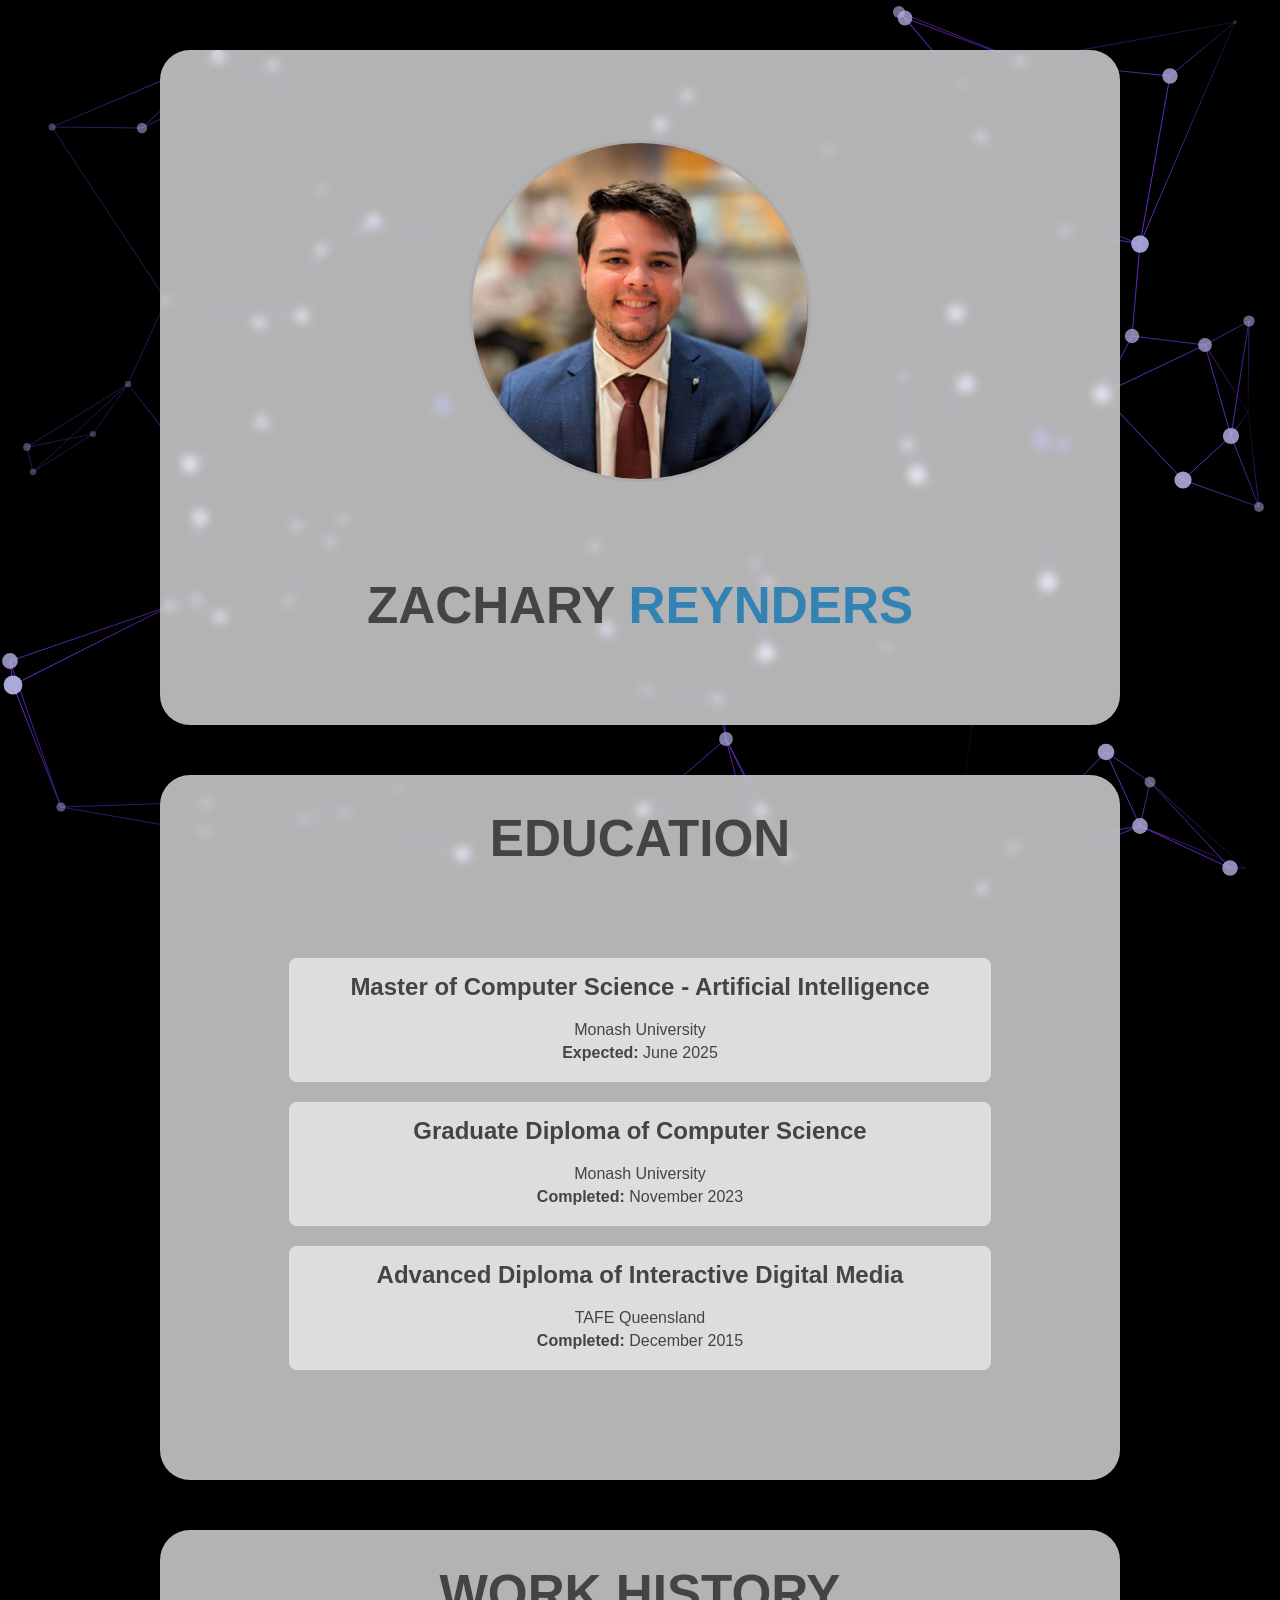
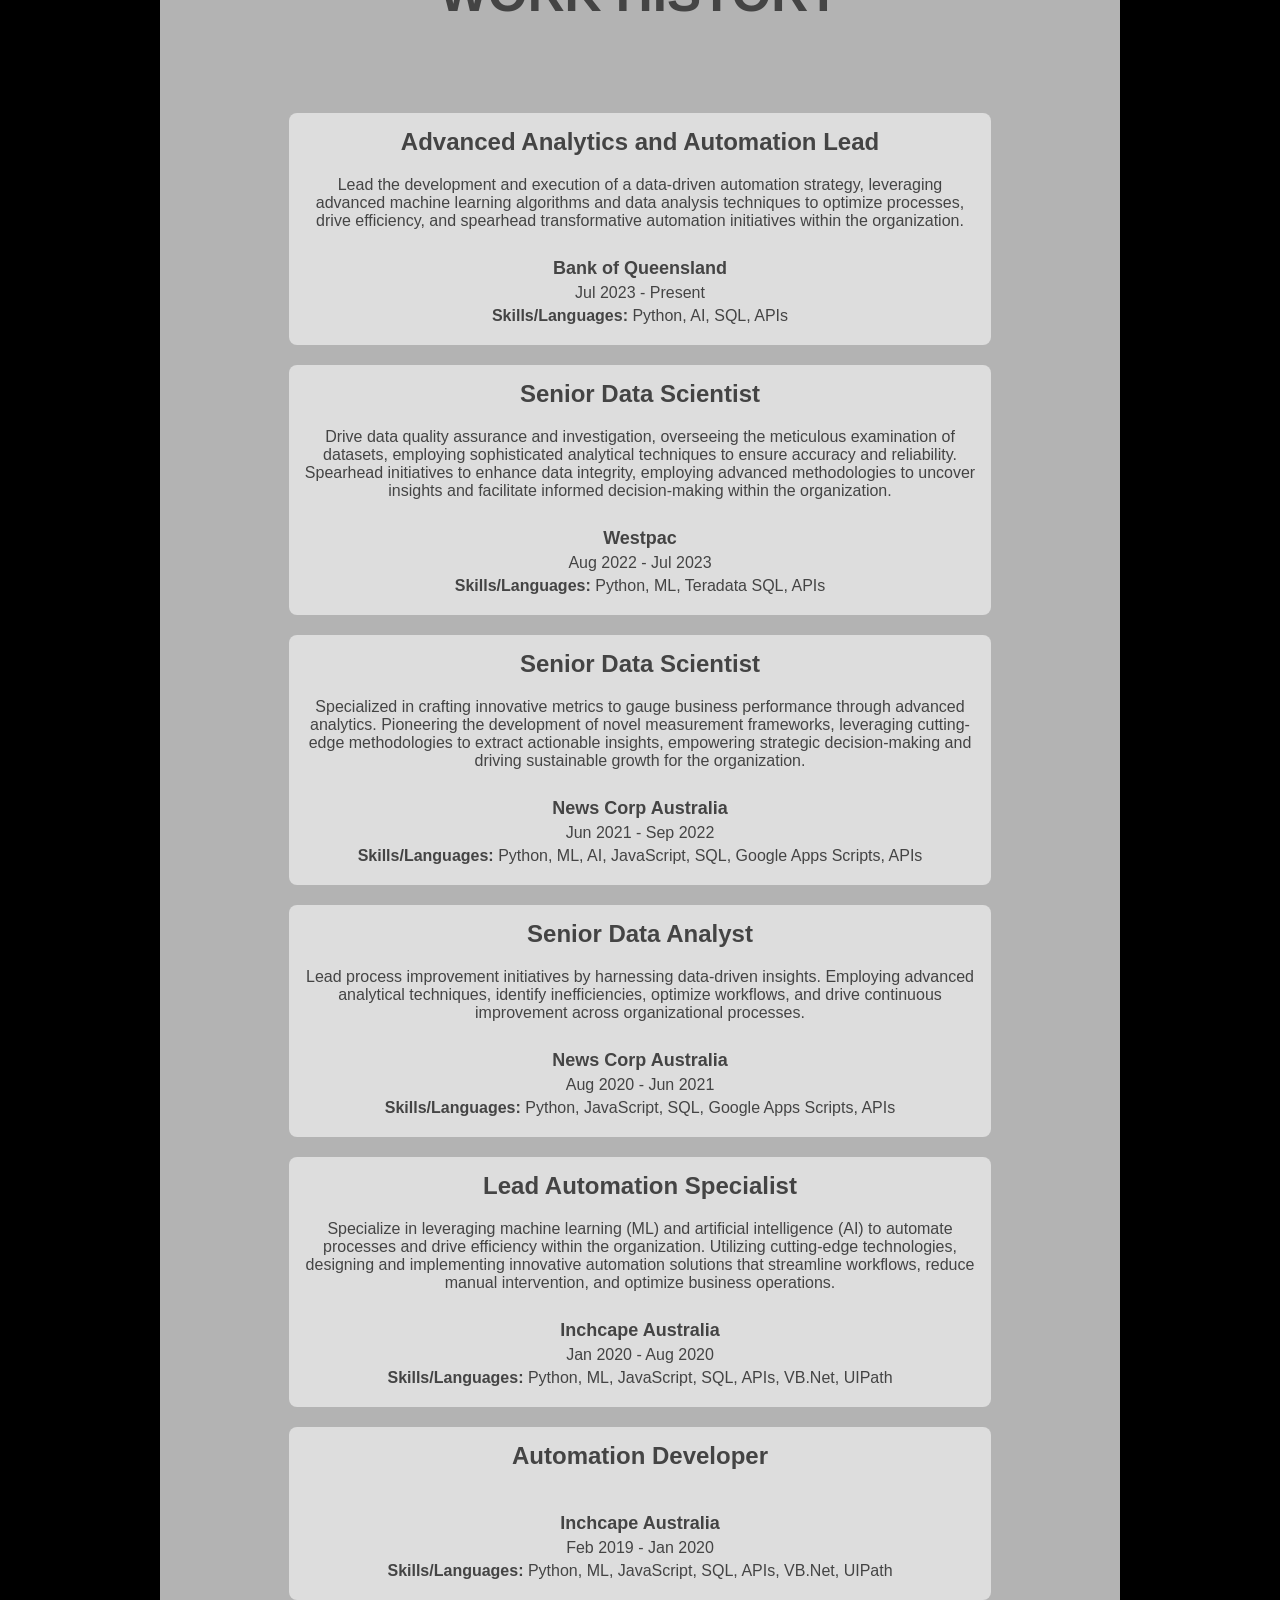
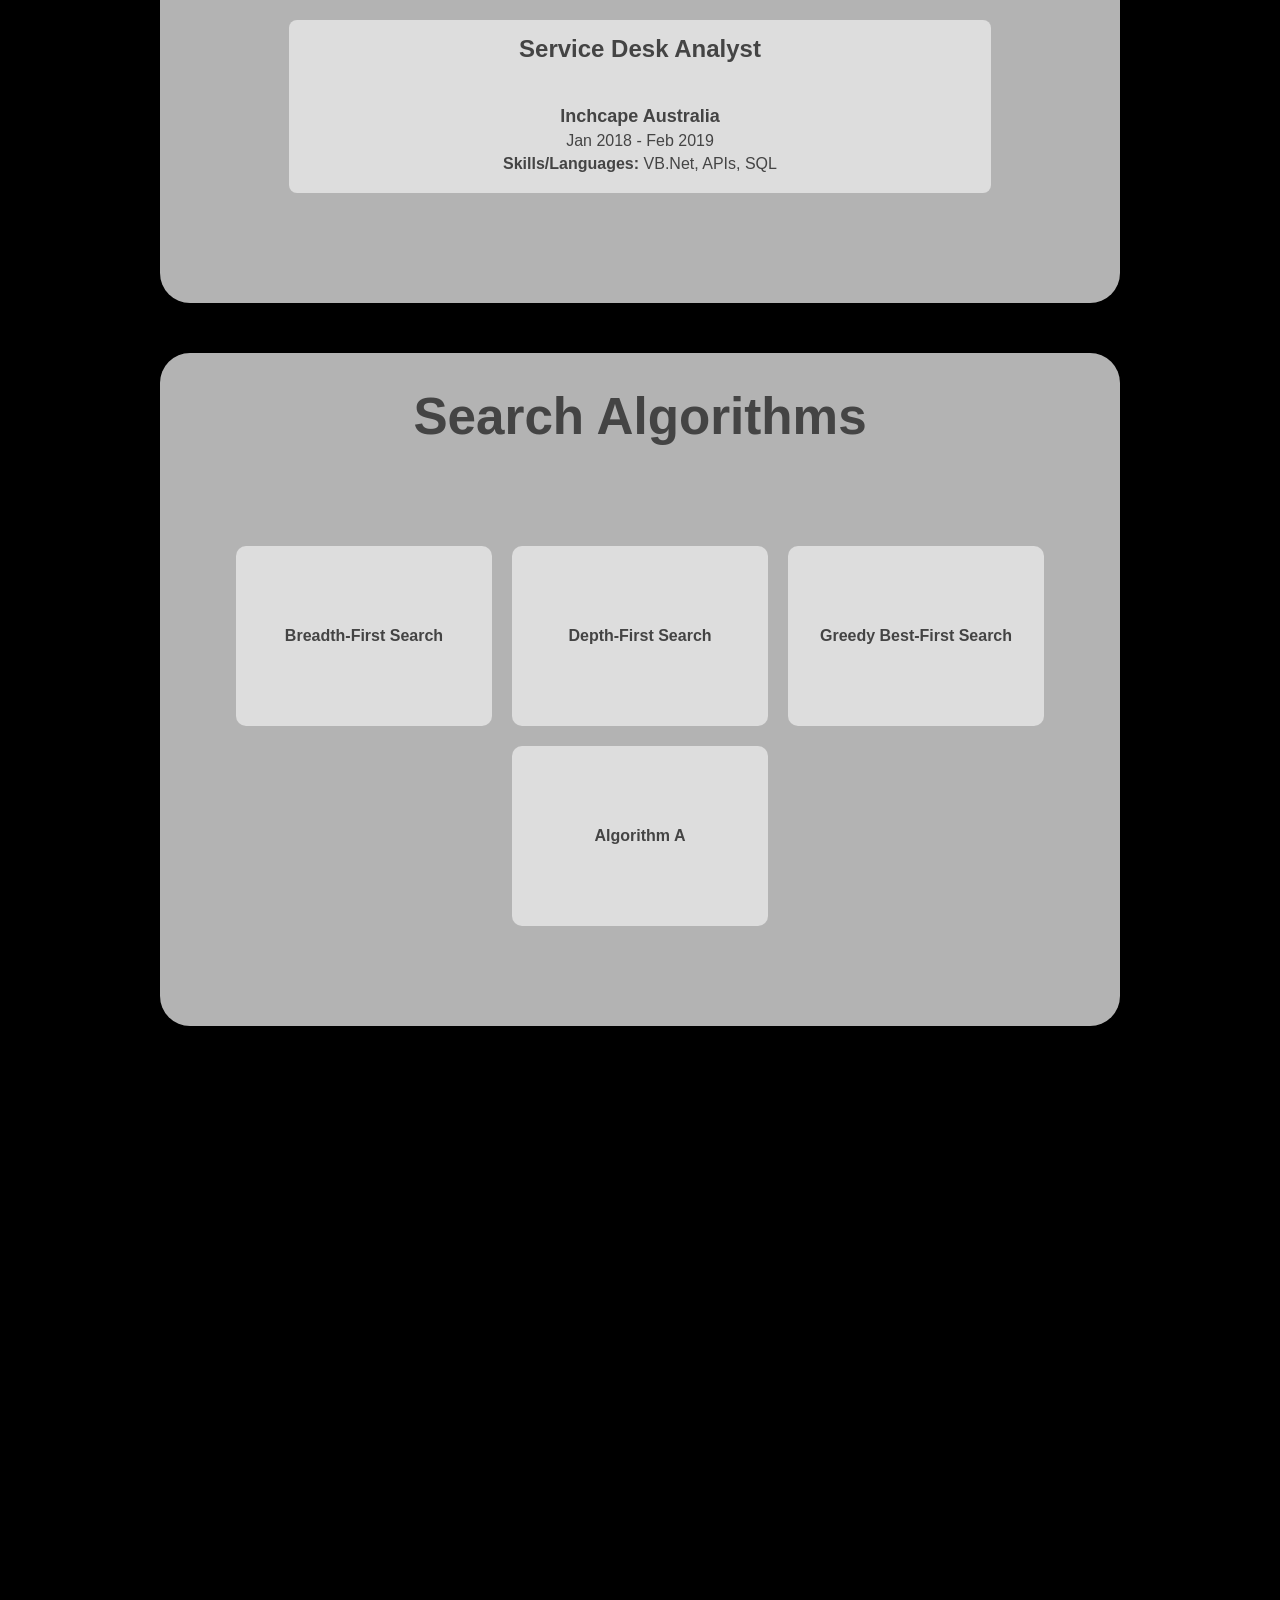
<file: index.html>
<!DOCTYPE html>
<html lang="en">
    <head>
        <meta charset="UTF-8">
        <meta name="viewport" content="width=device-width, initial-scale=1.0">
        <link rel="stylesheet" type="text/css" href="styles.css">
        <script src="resources/code/search_algorithms.js"></script>
        <script src="resources/code/drawing_functions.js"></script>
        <script src="resources/code/graph_generation.js"></script>
        <title>Zachary Reynders - Portfolio</title>
    </head>
    <body>
        <!-- First Page -->
        <canvas id="background"></canvas>
        <div class="content">
            <div class="inner-content">
                <img class="profilepic" style="margin-top: 10vh;" src="resources/images/prof_image.png"></img>
                <h1 style="margin-top: 10vh; margin-bottom: 10vh;">ZACHARY <font color="#3282b3">REYNDERS</font></h1>
                <!--<div class="linkbar">#3a92c8
                    <div class="link" style="color: #0077B5;" onclick="window.open('https:\/\/www.linkedin.com/in/zachary-reynders-572842166/', '_blank').focus()">
                        <svg xmlns="http://www.w3.org/2000/svg" viewBox="0 0 24 24" data-supported-dps="24x24" fill="currentColor" class="mercado-match" width="24" height="24" focusable="false" style="margin-right:4px;">
                            <path d="M20.5 2h-17A1.5 1.5 0 002 3.5v17A1.5 1.5 0 003.5 22h17a1.5 1.5 0 001.5-1.5v-17A1.5 1.5 0 0020.5 2zM8 19H5v-9h3zM6.5 8.25A1.75 1.75 0 118.3 6.5a1.78 1.78 0 01-1.8 1.75zM19 19h-3v-4.74c0-1.42-.6-1.93-1.38-1.93A1.74 1.74 0 0013 14.19a.66.66 0 000 .14V19h-3v-9h2.9v1.3a3.11 3.11 0 012.7-1.4c1.55 0 3.36.86 3.36 3.66z"></path>
                        </svg>
                        LinkedIn
                    </div>
                    
                    <div class="link" style="color: #000000;" onclick="sendEmail()">
                        <img src="resources\images\email-svgrepo-com.svg" width="24" height="24" style="margin-right:6px;"/>
                        Email
                    </div>
                </div>-->
            </div>
        </div>

        

        <!-- Second  Page -->
        <div id="second-page" class="content">
            <div class="inner-content">
                <h1>EDUCATION</h1>
                <div class="work-history" style="margin-top: 10vh; margin-bottom: 10vh;">
                    <div class="work-entry">
                        <h2>Master of Computer Science - Artificial Intelligence</h2>
                        <p>Monash University</p>
                        <p><b>Expected:</b> June 2025</p>
                    </div>
                    <div class="work-entry">
                        <h2>Graduate Diploma of Computer Science</h2>
                        <p>Monash University</p>
                        <p><b>Completed:</b> November 2023</p>
                    </div>
                    <div class="work-entry">
                        <h2>Advanced Diploma of Interactive Digital Media</h2>
                        <p>TAFE Queensland</p>
                        <p><b>Completed:</b> December 2015</p>
                    </div>
                </div>
            </div>
        </div>

        <!-- Second  Page -->
        <div id="second-page" class="content">
            <div class="inner-content">

                <h1>WORK HISTORY</h1>
                <div class="work-history" style="margin-top: 10vh; margin-bottom: 10vh;">
                    <div class="work-entry">
                        <h2>Advanced Analytics and Automation Lead</h2>
                        <p>Lead the development and execution of a data-driven automation strategy, leveraging advanced machine learning algorithms and data analysis techniques to optimize processes, drive efficiency, and spearhead transformative automation initiatives within the organization.</p>
                        <br>
                        <p style="font-size: large; font-weight: bold;">Bank of Queensland</p>
                        <p>Jul 2023 - Present</p>
                        <p><b>Skills/Languages:</b> Python, AI, SQL, APIs</p>
                    </div>
                    <div class="work-entry">
                        <h2>Senior Data Scientist</h2>
                        <p>Drive data quality assurance and investigation, overseeing the meticulous examination of datasets, employing sophisticated analytical techniques to ensure accuracy and reliability. Spearhead initiatives to enhance data integrity, employing advanced methodologies to uncover insights and facilitate informed decision-making within the organization.</p>
                        <br>
                        <p style="font-size: large; font-weight: bold;">Westpac</p>
                        <p>Aug 2022 - Jul 2023</p>
                        <p><b>Skills/Languages:</b> Python, ML, Teradata SQL, APIs</p>
                    </div>
                    <div class="work-entry">
                        <h2>Senior Data Scientist</h2>
                        <p>Specialized in crafting innovative metrics to gauge business performance through advanced analytics. Pioneering the development of novel measurement frameworks, leveraging cutting-edge methodologies to extract actionable insights, empowering strategic decision-making and driving sustainable growth for the organization.</p>
                        <br>
                        <p style="font-size: large; font-weight: bold;">News Corp Australia</p>
                        <p>Jun 2021 - Sep 2022</p>
                        <p><b>Skills/Languages:</b> Python, ML, AI, JavaScript, SQL, Google Apps Scripts, APIs</p>
                    </div>
                    <div class="work-entry">
                        <h2>Senior Data Analyst</h2>
                        <p>Lead process improvement initiatives by harnessing data-driven insights. Employing advanced analytical techniques, identify inefficiencies, optimize workflows, and drive continuous improvement across organizational processes.</p>
                        <br>
                        <p style="font-size: large; font-weight: bold;">News Corp Australia</p>
                        <p>Aug 2020 - Jun 2021</p>
                        <p><b>Skills/Languages:</b> Python, JavaScript, SQL, Google Apps Scripts, APIs</p>
                    </div>
                    <div class="work-entry">
                        <h2>Lead Automation Specialist</h2>
                        <p>Specialize in leveraging machine learning (ML) and artificial intelligence (AI) to automate processes and drive efficiency within the organization. Utilizing cutting-edge technologies, designing and implementing innovative automation solutions that streamline workflows, reduce manual intervention, and optimize business operations.</p>
                        <br>
                        <p style="font-size: large; font-weight: bold;">Inchcape Australia</p>
                        <p>Jan 2020 - Aug 2020</p>
                        <p><b>Skills/Languages:</b> Python, ML, JavaScript, SQL, APIs, VB.Net, UIPath</p>
                    </div>
                    <div class="work-entry">
                        <h2>Automation Developer</h2>
                        <br>
                        <p style="font-size: large; font-weight: bold;">Inchcape Australia</p>
                        <p>Feb 2019 - Jan 2020</p>
                        <p><b>Skills/Languages:</b> Python, ML, JavaScript, SQL, APIs, VB.Net, UIPath</p>
                    </div>
                    <div class="work-entry">
                        <h2>Service Desk Analyst</h2>
                        <br>
                        <p style="font-size: large; font-weight: bold;">Inchcape Australia</p>
                        <p>Jan 2018 - Feb 2019</p>
                        <p><b>Skills/Languages:</b> VB.Net, APIs, SQL</p>
                    </div>
                    <!-- Add more work entries as needed -->
                </div>
            </div>
        </div>

        <!-- Third Page -->
        <div id="third-page" class="content">
            <div class="inner-content">
                <h1>Search Algorithms</h1>
                <div class="gallery" style="margin-top: 10vh; margin-bottom: 10vh;">
                    <div class="card" onclick="expandCard(this)" data-function="breadthFirstSearch">
                        <h5>Breadth-First Search</h5>
                        <div class="card-text">
                            <p>The breadth-first search algorithm expands the shallowest node in the frontier. This means that it will always find a path with the minimum points (not neccessarily the shortest distance though).</p>
                        </div>
                    </div>
                    <div class="card" onclick="expandCard(this)" data-function="depthFirstSearch">
                        <h5>Depth-First Search</h5>
                        <div class="card-text">
                            <p>The depth-first search algorithm expands an entire branch and then back-tracks if it did not find the target node. This can be efficient in some trees, but not a graph. This algorithm is not guaranteed to return the shortest distance or minimum points.</p>
                        </div>
                    </div>
                    <div class="card" onclick="expandCard(this)" data-function="greedyBestFirstSearch">
                        <h5>Greedy Best-First Search</h5>
                        <div class="card-text">
                            <p>The greedy best-first search algorithm uses a defined heuristic to estimate the distance between the frontier points and the goal and chooses the best one. It does not consider distance travelled and so may not find the shortest path. (the heuristic being used here is euclidean distance between the point and the target)</p>
                        </div>
                    </div>
                    <div class="card" onclick="expandCard(this)" data-function="algorithmA">
                        <h5>Algorithm A</h5>
                        <div class="card-text">
                            <p>The Algorithm A algorithm uses a defined heuristic to estimate the distance between the frontier points and the goal along with the distance travelled and chooses the best one. Because it takes into account the distance travelled it will find the shortest path, but can be slower than the Greedy Best-First algorithm. (the heuristic being used here is euclidean distance between the point and the target)</p>
                        </div>
                    </div>
                    <!--
                    <div class="card" onclick="expandCard(this)" data-function="minimaxAlgorithm">
                        <h5>Minimax Algorithm</h5>
                    </div>
                    <div class="card" onclick="expandCard(this)" data-function="abSearch">
                        <h5>α-β Search</h5>
                    </div>
                    <div class="card" onclick="expandCard(this)" data-function="naiveBayes">
                        <h5>Naïve Bayes</h5>
                    </div>
                    <div class="card" onclick="expandCard(this)" data-function="kNN">
                        <h5>K-Nearest Neighbour</h5>
                    </div>
                    <div class="card" onclick="expandCard(this)" data-function="linearRegression">
                        <h5>Linear Regression</h5>
                    </div>
                    <div class="card" onclick="expandCard(this)" data-function="kMeanAlgorithm">
                        <h5>K-Mean Algorithm</h5>
                    </div>
                    <div class="card" onclick="expandCard(this)" data-function="artificialNeuralNetwork">
                        <h5>Artificial Neural Network</h5>
                    </div>
                    <div class="card" onclick="expandCard(this)" data-function="deepANN">
                        <h5>Deep ANN</h5>
                    </div>
                    -->
                </div>
            </div>
        </div>

        <!-- Fourth Page -->
        <div id="fourth-page" class="content" style="height:100vh">
        </div>
    </body>
    <script>
        var canvas = document.getElementById('background');
        var ctx = canvas.getContext('2d');

        var reporting_stats = false

        // Current Algorithm
        var current_function = "";

        // Graph data
        var points = [];
        var targets = [];
        var connections = [];

        // For use by search algorithms
        var point_a;
        var point_b;

        // JavaScript to draw lines between random points on the canvas
        window.onload = function() {
            canvas.width = window.innerWidth;
            canvas.height = window.innerHeight;

            if(document.readyState == 'complete') {
                // Generate random points
                points = generatePoints(100,3,[canvas.width, canvas.height, 100]);

                point_a = Math.round(Math.random() * points.points.length);
                point_b = Math.round(Math.random() * (points.points.length-1));
                if (point_b >= point_a) {
                    point_b++;
                };

                setInterval(update, 100);
            }
        };

        function update() {
            ctx.clearRect(0, 0, canvas.width, canvas.height);

            // Move the points a little and get the shortest paths between them
            points = movePoints(points.points, points.targets, 0.2, [canvas.width, canvas.height, 100]);
            connections = nearestPoints(points.points);

            // Do a search if one is selected
            var result;
            switch (current_function) {
                case "breadthFirstSearch":
                    result = breadthFirstSearch(point_a, point_b, connections);
                    break;
                case "depthFirstSearch":
                    result = depthFirstSearch(point_a, point_b, connections); 
                    break;
                case "greedyBestFirstSearch":
                    result = greedyBestFirstSearch(point_a, point_b, connections, points); 
                    break;
                case "algorithmA":
                    result = algorithmA(point_a, point_b, connections, points); 
                    break;
                case "minimaxAlgorithm":
                    result = minimaxAlgorithm(point_a, point_b, connections); 
                    break;
                case "abSearch":
                    result = abSearch(point_a, point_b, connections); 
                    break;
                case "naiveBayes":
                    result = naiveBayes(point_a, point_b, connections); 
                    break;
                case "kNN":
                    result = kNN(point_a, point_b, connections); 
                    break;
                case "linearRegression":
                    result = linearRegression(point_a, point_b, connections); 
                    break;
                case "kMeanAlgorithm":
                    result = kMeanAlgorithm(point_a, point_b, connections); 
                    break;
                case "artificialNeuralNetwork":
                    result = artificialNeuralNetwork(point_a, point_b, connections); 
                    break;
                case "deepANN":
                    result = deepANN(point_a, point_b, connections); 
                    break;
                default:
                    break;
            }
            
            drawPaths(points.points, connections, 1, 2, 3, 3, style={r:120, g:50, b:230, a:0.01});
            
            points.points.forEach(point => {
                drawPoint(point[1], point[2],"", point[3]*0.1, {r:0,g:0,b:0,a:0}, {r:180,g:180,b:230,a:point[3]*0.01});
            });

            if (result != null) {
                drawPath(result.final_path, points.points, 1, 2, 3, 3, {r:70,g:70,b:255,a:1});

                drawStats([{
                    key: "Distance",
                    value: result.final_distance
                }]);
            } else {
                drawPoint(points.points[point_a][1], points.points[point_a][2], "A", points.points[point_a][3]*0.1, {r:70,g:70,b:255,a:1}, {r:70,g:70,b:255,a:1})
                drawPoint(points.points[point_b][1], points.points[point_b][2], "B", points.points[point_b][3]*0.1, {r:70,g:70,b:255,a:1}, {r:70,g:70,b:255,a:1})
            }
        };

        function expandCard(card) {
            const cards = document.querySelectorAll('.card');
            cards.forEach(c => {
                if (c == card) {
                    c.classList.toggle('expanded');
                    
                    const cardText = c.querySelector('.card-text');
                    
                    if (cardText) {
                        cardText.classList.toggle('expanded');
                    };
                    
                    if (current_function === c.getAttribute('data-function')) {
                        current_function = "";
                    } else {
                        current_function = c.getAttribute('data-function');
                    };
                } else {
                    c.classList.remove('expanded');
                    const cardText = c.querySelector('.card-text');
                    if (cardText) {
                        cardText.classList.remove('expanded');
                    };
                };
            });
        };

        function sendEmail() {
            window.location = "mailto:zachary.reynders@gmail.com";
        };
    </script>
</html>
</file>
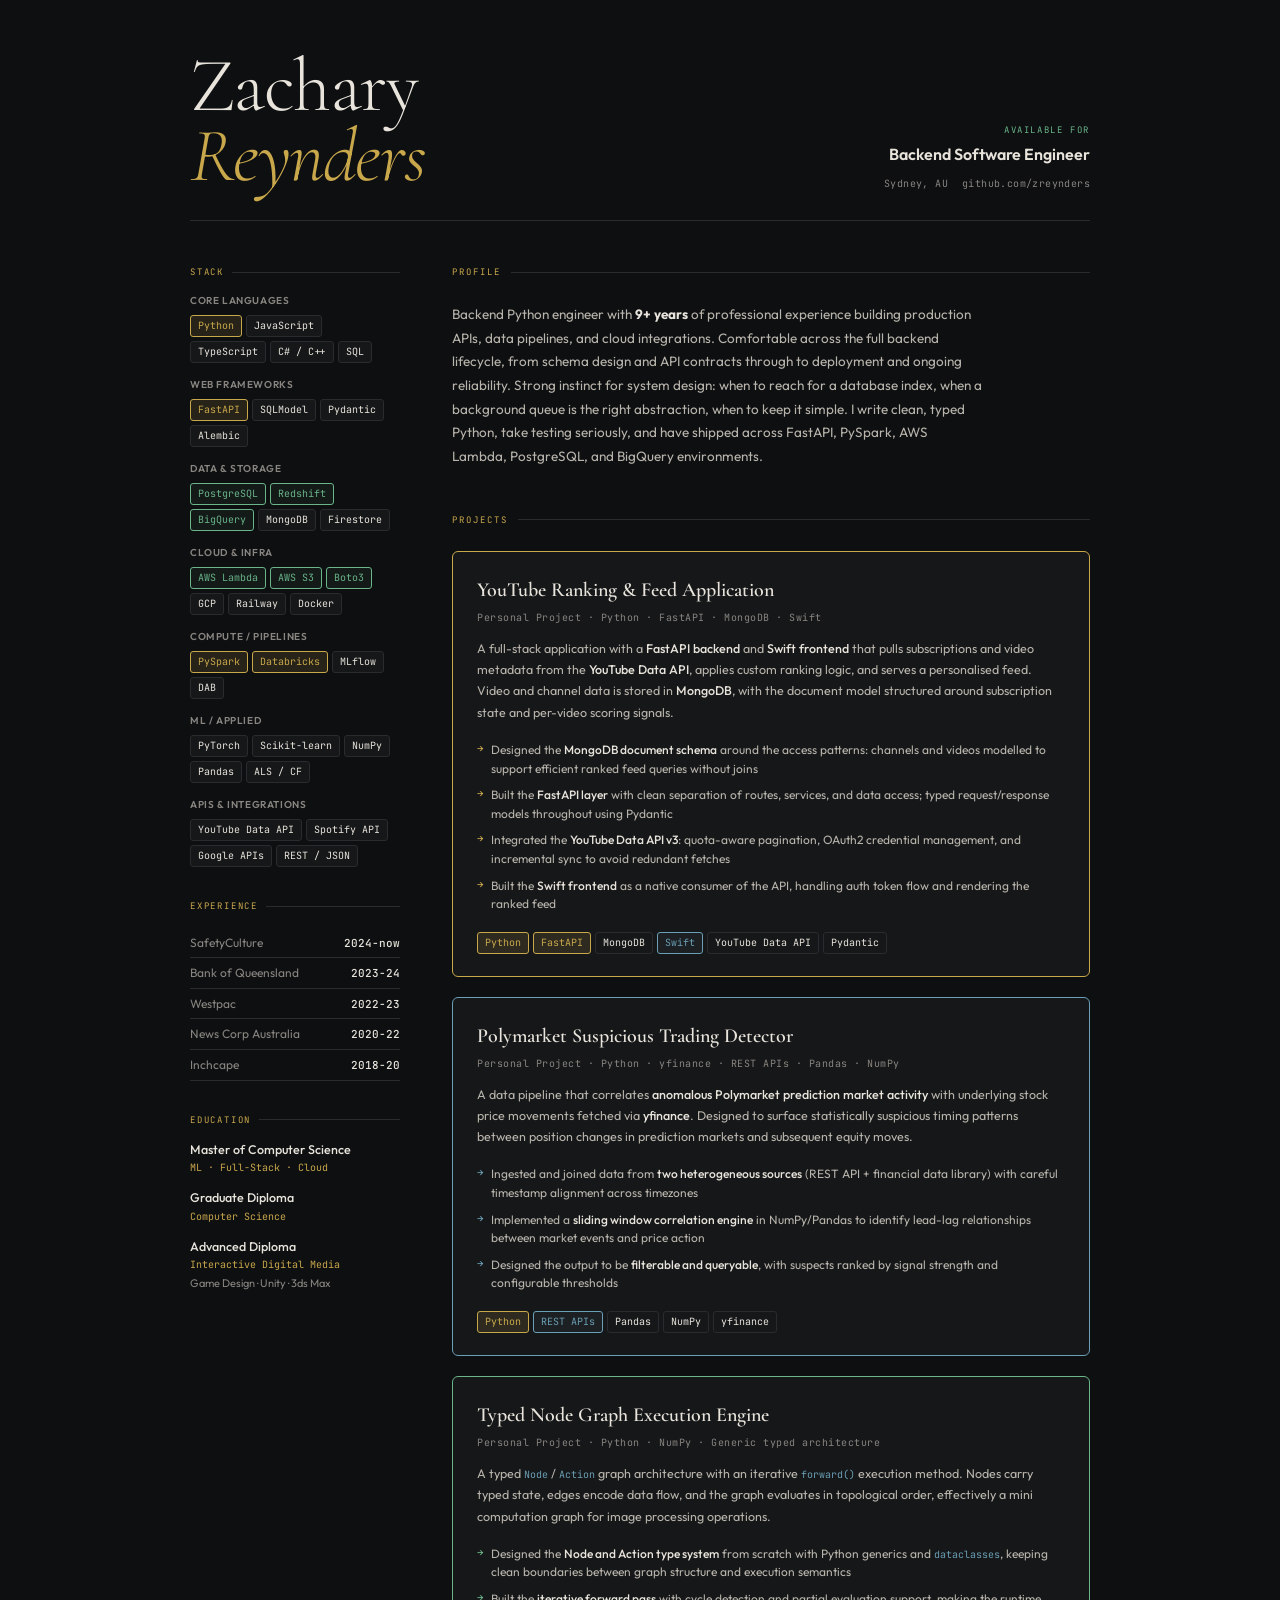
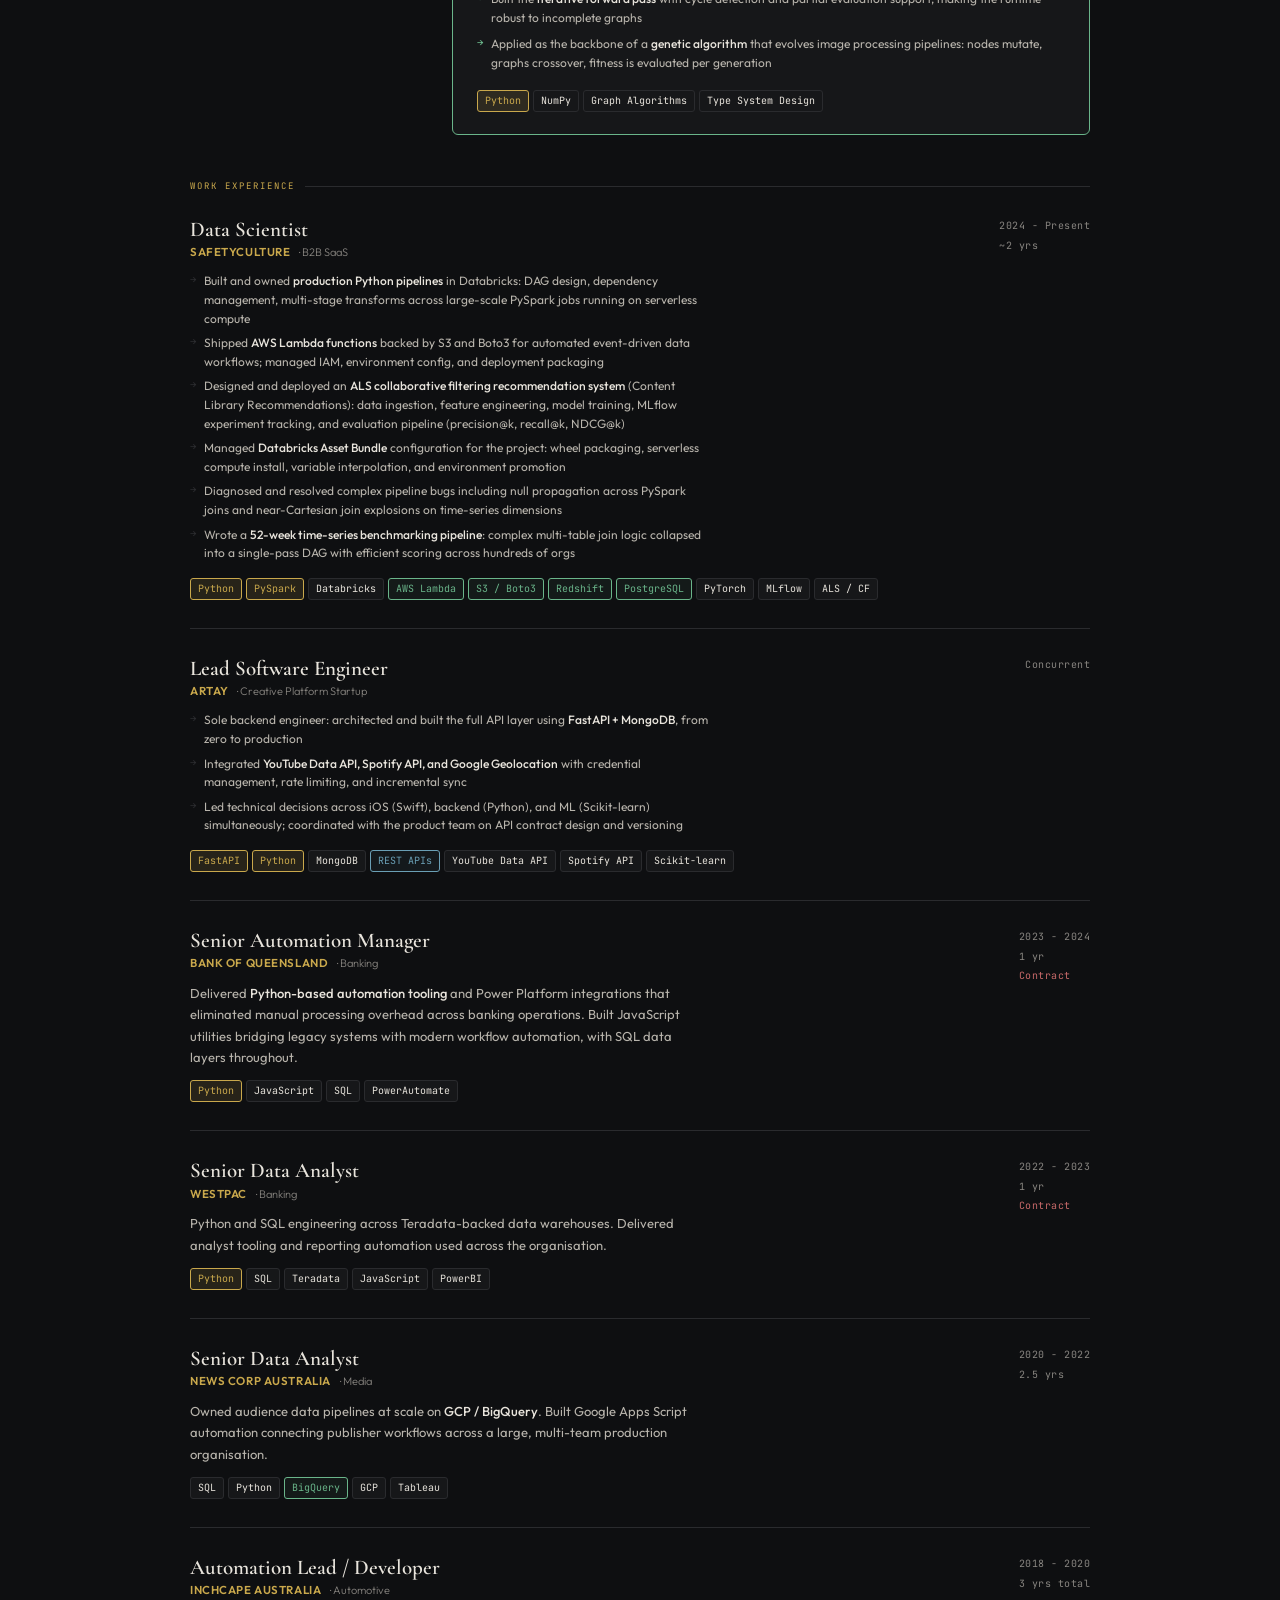
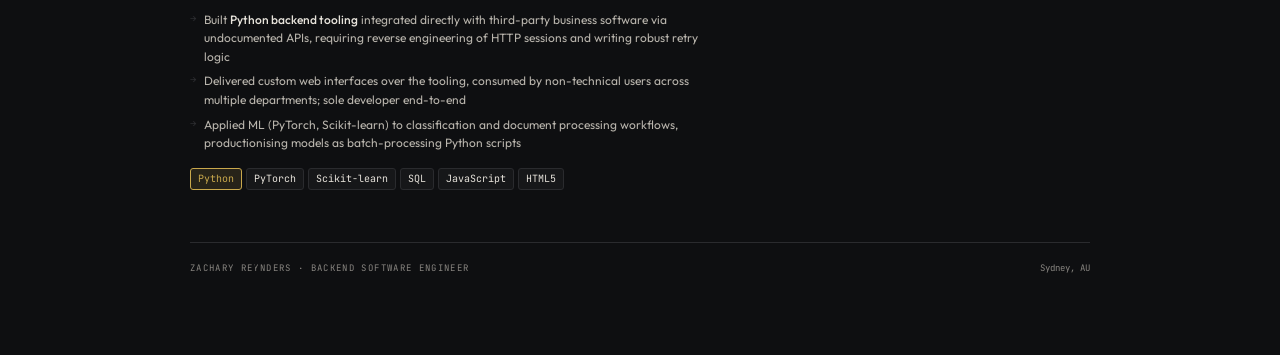
<file: html-cv/cv_backend_eng.html>
<!DOCTYPE html>
<html lang="en">
<head>
<meta charset="UTF-8">
<meta name="viewport" content="width=device-width, initial-scale=1.0">
<title>Zachary Reynders - Backend Software Engineer</title>
<link rel="preconnect" href="https://fonts.googleapis.com">
<link rel="preconnect" href="https://fonts.gstatic.com" crossorigin>
<link href="https://fonts.googleapis.com/css2?family=Cormorant+Garamond:ital,wght@0,300;0,400;0,600;1,300;1,400&family=JetBrains+Mono:wght@300;400;500&family=Outfit:wght@300;400;500;600&display=swap" rel="stylesheet">

<style>
  :root {
    --bg: #0e0f11;
    --surface: #161719;
    --border: #2a2b2e;
    --text: #e8e4dc;
    --muted: #888580;
    --accent: #c9a84c;
    --accent-dim: #c9a84c22;
    --accent2: #6a9fb5;
    --accent2-dim: #6a9fb511;
    --red: #c96a6a;
    --green: #6ab58a;
  }

  *, *::before, *::after { box-sizing: border-box; margin: 0; padding: 0; }

  html {
    background: var(--bg);
    color: var(--text);
    font-family: 'Outfit', sans-serif;
    font-size: 14px;
    line-height: 1.6;
    -webkit-print-color-adjust: exact;
    print-color-adjust: exact;
    -webkit-font-smoothing: antialiased;
  }

  a { color: var(--accent); text-decoration: none; }

  .page {
    max-width: 980px;
    margin: 0 auto;
    padding: 52px 40px 80px;
  }

  .header {
    display: grid;
    grid-template-columns: 1fr auto;
    align-items: end;
    border-bottom: 1px solid var(--border);
    padding-bottom: 28px;
    margin-bottom: 44px;
    gap: 24px;
    animation: fadeUp 0.6s ease both;
  }

  .name {
    font-family: 'Cormorant Garamond', serif;
    font-size: clamp(48px, 7vw, 76px);
    font-weight: 300;
    line-height: 0.92;
    letter-spacing: -0.02em;
  }

  .name em { color: var(--accent); font-style: italic; }

  .header-right { text-align: right; }

  .applying-to {
    font-family: 'JetBrains Mono', monospace;
    font-size: 9px;
    letter-spacing: 0.18em;
    text-transform: uppercase;
    color: var(--green);
    display: block;
    margin-bottom: 5px;
  }

  .target-role {
    font-size: 16px;
    font-weight: 600;
    color: var(--text);
    display: block;
  }

  .contact-row {
    display: flex;
    gap: 14px;
    margin-top: 8px;
    justify-content: flex-end;
    flex-wrap: wrap;
  }

  .contact-item {
    font-family: 'JetBrains Mono', monospace;
    font-size: 10px;
    color: var(--muted);
    letter-spacing: 0.04em;
    display: flex;
    align-items: center;
    gap: 4px;
  }

  .contact-item a { color: var(--muted); }
  .contact-item a:hover { color: var(--accent); }

  .body-grid {
    display: grid;
    grid-template-columns: 210px 1fr;
    gap: 52px;
    align-items: start;
  }

  .sidebar { animation: fadeUp 0.6s 0.1s ease both; }

  .sidebar-section { margin-bottom: 32px; }

  .sidebar-heading {
    font-family: 'JetBrains Mono', monospace;
    font-size: 9px;
    letter-spacing: 0.2em;
    text-transform: uppercase;
    color: var(--accent);
    display: flex;
    align-items: center;
    gap: 8px;
    margin-bottom: 14px;
  }

  .sidebar-heading::after {
    content: ''; flex: 1; height: 1px; background: var(--border);
  }

  .skill-group { margin-bottom: 14px; }

  .skill-group-label {
    font-size: 10px;
    font-weight: 600;
    letter-spacing: 0.06em;
    text-transform: uppercase;
    color: var(--muted);
    margin-bottom: 6px;
  }

  .skill-pills { display: flex; flex-wrap: wrap; gap: 4px; }

  .pill {
    font-family: 'JetBrains Mono', monospace;
    font-size: 10px;
    padding: 2px 7px;
    border-radius: 3px;
    background: var(--surface);
    border: 1px solid var(--border);
    color: var(--text);
    white-space: nowrap;
  }

  .pill.hot {
    border-color: var(--accent);
    color: var(--accent);
    background: var(--accent-dim);
  }

  .pill.blue {
    border-color: var(--accent2);
    color: var(--accent2);
    background: var(--accent2-dim);
  }

  .pill.green {
    border-color: var(--green);
    color: var(--green);
    background: #6ab58a11;
  }

  .sidebar-list { list-style: none; }

  .sidebar-list li {
    font-size: 12px;
    color: var(--muted);
    padding: 5px 0;
    border-bottom: 1px solid var(--border);
    display: flex;
    justify-content: space-between;
    align-items: baseline;
    gap: 8px;
  }

  .sidebar-list li .yrs {
    color: var(--text);
    font-weight: 500;
    font-size: 11px;
    font-family: 'JetBrains Mono', monospace;
    white-space: nowrap;
  }

  .edu-item { margin-bottom: 13px; }
  .edu-deg { font-size: 12.5px; font-weight: 500; color: var(--text); line-height: 1.4; }
  .edu-field { font-family: 'JetBrains Mono', monospace; font-size: 10px; color: var(--accent); margin-top: 2px; }
  .edu-uni { font-size: 11px; color: var(--muted); margin-top: 2px; }

  .main { animation: fadeUp 0.6s 0.15s ease both; }

  .section {
    margin-bottom: 44px;
    page-break-inside: avoid;
  }

  .section-heading {
    font-family: 'JetBrains Mono', monospace;
    font-size: 9px;
    letter-spacing: 0.22em;
    text-transform: uppercase;
    color: var(--accent);
    display: flex;
    align-items: center;
    gap: 10px;
    margin-bottom: 24px;
  }

  .section-heading::after { content: ''; flex: 1; height: 1px; background: var(--border); }

  .featured-project {
    background: var(--surface);
    border: 1px solid var(--accent);
    border-radius: 6px;
    padding: 22px 24px;
    margin-bottom: 20px;
    position: relative;
    overflow: hidden;
    page-break-inside: avoid;
  }

  .featured-project.blue { border-color: var(--accent2); }
  .featured-project.green { border-color: var(--green); }

  .featured-project-title {
    font-family: 'Cormorant Garamond', serif;
    font-size: 20px;
    font-weight: 600;
    color: var(--text);
    margin-bottom: 4px;
  }

  .featured-project-sub {
    font-family: 'JetBrains Mono', monospace;
    font-size: 10px;
    color: var(--muted);
    letter-spacing: 0.05em;
    margin-bottom: 12px;
  }

  .featured-project-desc {
    font-size: 12.5px;
    color: #b8b4ac;
    line-height: 1.7;
    margin-bottom: 14px;
  }

  .featured-project-desc strong { color: var(--text); font-weight: 500; }

  .featured-bullets {
    list-style: none;
    margin-bottom: 14px;
  }

  .featured-bullets li {
    font-size: 12px;
    color: #b8b4ac;
    padding: 4px 0;
    padding-left: 14px;
    position: relative;
    line-height: 1.55;
  }

  .featured-bullets li::before {
    content: '\2192';
    position: absolute;
    left: 0;
    color: var(--accent);
    font-size: 10px;
  }

  .featured-bullets.blue li::before { color: var(--accent2); }
  .featured-bullets.green li::before { color: var(--green); }

  .featured-bullets strong { color: var(--text); font-weight: 500; }

  .entry {
    padding: 0 0 28px 0;
    border-bottom: 1px solid var(--border);
    margin-bottom: 28px;
    display: grid;
    grid-template-columns: 1fr auto;
    gap: 16px;
    page-break-inside: avoid;
  }

  .entry:last-child { border-bottom: none; margin-bottom: 0; padding-bottom: 0; }

  .entry-role {
    font-family: 'Cormorant Garamond', serif;
    font-size: 21px;
    font-weight: 600;
    line-height: 1.1;
    color: var(--text);
    margin-bottom: 2px;
  }

  .entry-company {
    font-size: 11.5px;
    font-weight: 600;
    letter-spacing: 0.05em;
    color: var(--accent);
    text-transform: uppercase;
  }

  .entry-company .sector {
    color: var(--muted);
    font-weight: 300;
    text-transform: none;
    letter-spacing: 0;
    font-size: 11px;
    margin-left: 6px;
  }

  .entry-duration {
    font-family: 'JetBrains Mono', monospace;
    font-size: 10px;
    color: var(--muted);
    letter-spacing: 0.05em;
    white-space: nowrap;
  }

  .entry-type {
    font-size: 10px;
    color: var(--red);
    margin-top: 3px;
    font-family: 'JetBrains Mono', monospace;
    letter-spacing: 0.05em;
  }

  .entry-desc {
    font-size: 13px;
    color: #b8b4ac;
    line-height: 1.65;
    margin: 10px 0 12px;
    max-width: 520px;
  }

  .entry-desc strong { color: var(--text); font-weight: 500; }

  .entry-bullets { list-style: none; margin: 8px 0 12px; max-width: 520px; }

  .entry-bullets li {
    font-size: 12px;
    color: #b8b4ac;
    padding: 3px 0;
    padding-left: 14px;
    position: relative;
    line-height: 1.55;
  }

  .entry-bullets li::before {
    content: '\2192';
    position: absolute;
    left: 0;
    color: var(--border);
    font-size: 10px;
  }

  .entry-bullets strong { color: var(--text); font-weight: 500; }

  .entry-tech { display: flex; flex-wrap: wrap; gap: 4px; margin-top: 10px; }

  code {
    font-family: 'JetBrains Mono', monospace;
    font-size: 10px;
    color: var(--accent2);
  }

  @keyframes fadeUp {
    from { opacity: 0; transform: translateY(14px); }
    to   { opacity: 1; transform: translateY(0); }
  }

  @media (max-width: 680px) {
    .body-grid { grid-template-columns: 1fr; }
    .header { grid-template-columns: 1fr; }
    .header-right { text-align: left; }
    .contact-row { justify-content: flex-start; }
  }

  @media print {
    html { font-size: 11px; }
    .page { padding: 32px; }
    .featured-bullets { height: 0; visibility: hidden; }
    .featured-bullets li { height: 0; visibility: hidden; }
    .section { padding: 32px; }
    @keyframes fadeUp { from { opacity:1; } to { opacity:1; } }
  }
</style>
</head>
<body>
<div class="page">

  <header class="header">
    <div>
      <h1 class="name">Zachary<br><em>Reynders</em></h1>
    </div>
    <div class="header-right">
      <span class="applying-to">Available for</span>
      <span class="target-role">Backend Software Engineer</span>
      <div class="contact-row">
        <span class="contact-item">Sydney, AU</span>
        <span class="contact-item"><a href="https://github.com/zreynders">github.com/zreynders</a></span>
      </div>
    </div>
  </header>

  <div class="body-grid">

    <aside class="sidebar">

      <div class="sidebar-section">
        <div class="sidebar-heading">Stack</div>

        <div class="skill-group">
          <div class="skill-group-label">Core Languages</div>
          <div class="skill-pills">
            <span class="pill hot">Python</span>
            <span class="pill">JavaScript</span>
            <span class="pill">TypeScript</span>
            <span class="pill">C# / C++</span>
            <span class="pill">SQL</span>
          </div>
        </div>

        <div class="skill-group">
          <div class="skill-group-label">Web Frameworks</div>
          <div class="skill-pills">
            <span class="pill hot">FastAPI</span>
            <span class="pill">SQLModel</span>
            <span class="pill">Pydantic</span>
            <span class="pill">Alembic</span>
          </div>
        </div>

        <div class="skill-group">
          <div class="skill-group-label">Data &amp; Storage</div>
          <div class="skill-pills">
            <span class="pill green">PostgreSQL</span>
            <span class="pill green">Redshift</span>
            <span class="pill green">BigQuery</span>
            <span class="pill">MongoDB</span>
            <span class="pill">Firestore</span>
          </div>
        </div>

        <div class="skill-group">
          <div class="skill-group-label">Cloud &amp; Infra</div>
          <div class="skill-pills">
            <span class="pill green">AWS Lambda</span>
            <span class="pill green">AWS S3</span>
            <span class="pill green">Boto3</span>
            <span class="pill">GCP</span>
            <span class="pill">Railway</span>
            <span class="pill">Docker</span>
          </div>
        </div>

        <div class="skill-group">
          <div class="skill-group-label">Compute / Pipelines</div>
          <div class="skill-pills">
            <span class="pill hot">PySpark</span>
            <span class="pill hot">Databricks</span>
            <span class="pill">MLflow</span>
            <span class="pill">DAB</span>
          </div>
        </div>

        <div class="skill-group">
          <div class="skill-group-label">ML / Applied</div>
          <div class="skill-pills">
            <span class="pill">PyTorch</span>
            <span class="pill">Scikit-learn</span>
            <span class="pill">NumPy</span>
            <span class="pill">Pandas</span>
            <span class="pill">ALS / CF</span>
          </div>
        </div>

        <div class="skill-group">
          <div class="skill-group-label">APIs &amp; Integrations</div>
          <div class="skill-pills">
            <span class="pill">YouTube Data API</span>
            <span class="pill">Spotify API</span>
            <span class="pill">Google APIs</span>
            <span class="pill">REST / JSON</span>
          </div>
        </div>
      </div>

      <div class="sidebar-section">
        <div class="sidebar-heading">Experience</div>
        <ul class="sidebar-list">
          <li>SafetyCulture <span class="yrs">2024-now</span></li>
          <li>Bank of Queensland <span class="yrs">2023-24</span></li>
          <li>Westpac <span class="yrs">2022-23</span></li>
          <li>News Corp Australia <span class="yrs">2020-22</span></li>
          <li>Inchcape <span class="yrs">2018-20</span></li>
        </ul>
      </div>

      <div class="sidebar-section">
        <div class="sidebar-heading">Education</div>

        <div class="edu-item">
          <div class="edu-deg">Master of Computer Science</div>
          <div class="edu-field">ML · Full-Stack · Cloud</div>
        </div>

        <div class="edu-item">
          <div class="edu-deg">Graduate Diploma</div>
          <div class="edu-field">Computer Science</div>
        </div>

        <div class="edu-item">
          <div class="edu-deg">Advanced Diploma</div>
          <div class="edu-field">Interactive Digital Media</div>
          <div class="edu-uni">Game Design · Unity · 3ds Max</div>
        </div>
      </div>

    </aside>

    <main class="main">

      <section class="section">
        <div class="section-heading">Profile</div>
        <p style="font-size:13.5px; color:#b8b4ac; line-height:1.75; max-width:530px;">
          Backend Python engineer with <strong style="color:var(--text)">9+ years</strong> of professional experience building production APIs, data pipelines, and cloud integrations. Comfortable across the full backend lifecycle, from schema design and API contracts through to deployment and ongoing reliability. Strong instinct for system design: when to reach for a database index, when a background queue is the right abstraction, when to keep it simple. I write clean, typed Python, take testing seriously, and have shipped across FastAPI, PySpark, AWS Lambda, PostgreSQL, and BigQuery environments.
        </p>
      </section>

      <section class="section">
        <div class="section-heading">Projects</div>

        <!-- YouTube Feed App -->
        <div class="featured-project">
          <div class="featured-project-title">YouTube Ranking &amp; Feed Application</div>
          <div class="featured-project-sub">Personal Project · Python · FastAPI · MongoDB · Swift</div>
          <div class="featured-project-desc">
            A full-stack application with a <strong>FastAPI backend</strong> and <strong>Swift frontend</strong> that pulls subscriptions and video metadata from the <strong>YouTube Data API</strong>, applies custom ranking logic, and serves a personalised feed. Video and channel data is stored in <strong>MongoDB</strong>, with the document model structured around subscription state and per-video scoring signals.
          </div>
          <ul class="featured-bullets">
            <li>Designed the <strong>MongoDB document schema</strong> around the access patterns: channels and videos modelled to support efficient ranked feed queries without joins</li>
            <li>Built the <strong>FastAPI layer</strong> with clean separation of routes, services, and data access; typed request/response models throughout using Pydantic</li>
            <li>Integrated the <strong>YouTube Data API v3</strong>: quota-aware pagination, OAuth2 credential management, and incremental sync to avoid redundant fetches</li>
            <li>Built the <strong>Swift frontend</strong> as a native consumer of the API, handling auth token flow and rendering the ranked feed</li>
          </ul>
          <div class="skill-pills">
            <span class="pill hot">Python</span><span class="pill hot">FastAPI</span><span class="pill">MongoDB</span><span class="pill blue">Swift</span><span class="pill">YouTube Data API</span><span class="pill">Pydantic</span>
          </div>
        </div>

        <!-- Polymarket detector -->
        <div class="featured-project blue">
          <div class="featured-project-title">Polymarket Suspicious Trading Detector</div>
          <div class="featured-project-sub">Personal Project · Python · yfinance · REST APIs · Pandas · NumPy</div>
          <div class="featured-project-desc">
            A data pipeline that correlates <strong>anomalous Polymarket prediction market activity</strong> with underlying stock price movements fetched via <strong>yfinance</strong>. Designed to surface statistically suspicious timing patterns between position changes in prediction markets and subsequent equity moves.
          </div>
          <ul class="featured-bullets blue">
            <li>Ingested and joined data from <strong>two heterogeneous sources</strong> (REST API + financial data library) with careful timestamp alignment across timezones</li>
            <li>Implemented a <strong>sliding window correlation engine</strong> in NumPy/Pandas to identify lead-lag relationships between market events and price action</li>
            <li>Designed the output to be <strong>filterable and queryable</strong>, with suspects ranked by signal strength and configurable thresholds</li>
          </ul>
          <div class="skill-pills">
            <span class="pill hot">Python</span><span class="pill blue">REST APIs</span><span class="pill">Pandas</span><span class="pill">NumPy</span><span class="pill">yfinance</span>
          </div>
        </div>

        <!-- Genetic algorithm / node graph -->
        <div class="featured-project green" style="margin-bottom:0">
          <div class="featured-project-title">Typed Node Graph Execution Engine</div>
          <div class="featured-project-sub">Personal Project · Python · NumPy · Generic typed architecture</div>
          <div class="featured-project-desc">
            A typed <code>Node</code> / <code>Action</code> graph architecture with an iterative <code>forward()</code> execution method. Nodes carry typed state, edges encode data flow, and the graph evaluates in topological order, effectively a mini computation graph for image processing operations.
          </div>
          <ul class="featured-bullets green">
            <li>Designed the <strong>Node and Action type system</strong> from scratch with Python generics and <code>dataclasses</code>, keeping clean boundaries between graph structure and execution semantics</li>
            <li>Built the <strong>iterative forward pass</strong> with cycle detection and partial evaluation support, making the runtime robust to incomplete graphs</li>
            <li>Applied as the backbone of a <strong>genetic algorithm</strong> that evolves image processing pipelines: nodes mutate, graphs crossover, fitness is evaluated per generation</li>
          </ul>
          <div class="skill-pills">
            <span class="pill hot">Python</span><span class="pill">NumPy</span><span class="pill">Graph Algorithms</span><span class="pill">Type System Design</span>
          </div>
        </div>

      </section>
    </main>
  </div>

  <!-- Full-width work experience -->
  <section class="section">
    <div class="section-heading">Work Experience</div>

    <!-- SafetyCulture -->
    <div class="entry">
      <div class="entry-left">
        <div class="entry-role">Data Scientist</div>
        <div class="entry-company">SafetyCulture <span class="sector">· B2B SaaS</span></div>
        <ul class="entry-bullets">
          <li>Built and owned <strong>production Python pipelines</strong> in Databricks: DAG design, dependency management, multi-stage transforms across large-scale PySpark jobs running on serverless compute</li>
          <li>Shipped <strong>AWS Lambda functions</strong> backed by S3 and Boto3 for automated event-driven data workflows; managed IAM, environment config, and deployment packaging</li>
          <li>Designed and deployed an <strong>ALS collaborative filtering recommendation system</strong> (Content Library Recommendations): data ingestion, feature engineering, model training, MLflow experiment tracking, and evaluation pipeline (precision@k, recall@k, NDCG@k)</li>
          <li>Managed <strong>Databricks Asset Bundle</strong> configuration for the project: wheel packaging, serverless compute install, variable interpolation, and environment promotion</li>
          <li>Diagnosed and resolved complex pipeline bugs including null propagation across PySpark joins and near-Cartesian join explosions on time-series dimensions</li>
          <li>Wrote a <strong>52-week time-series benchmarking pipeline</strong>: complex multi-table join logic collapsed into a single-pass DAG with efficient scoring across hundreds of orgs</li>
        </ul>
        <div class="entry-tech">
          <span class="pill hot">Python</span><span class="pill hot">PySpark</span><span class="pill">Databricks</span><span class="pill green">AWS Lambda</span><span class="pill green">S3 / Boto3</span><span class="pill green">Redshift</span><span class="pill green">PostgreSQL</span><span class="pill">PyTorch</span><span class="pill">MLflow</span><span class="pill">ALS / CF</span>
        </div>
      </div>
      <div class="entry-right">
        <div class="entry-duration">2024 - Present</div>
        <div class="entry-duration" style="margin-top:4px">~2 yrs</div>
      </div>
    </div>

    <!-- Artay -->
    <div class="entry">
      <div class="entry-left">
        <div class="entry-role">Lead Software Engineer</div>
        <div class="entry-company">Artay <span class="sector">· Creative Platform Startup</span></div>
        <ul class="entry-bullets">
          <li>Sole backend engineer: architected and built the full API layer using <strong>FastAPI + MongoDB</strong>, from zero to production</li>
          <li>Integrated <strong>YouTube Data API, Spotify API, and Google Geolocation</strong> with credential management, rate limiting, and incremental sync</li>
          <li>Led technical decisions across iOS (Swift), backend (Python), and ML (Scikit-learn) simultaneously; coordinated with the product team on API contract design and versioning</li>
        </ul>
        <div class="entry-tech">
          <span class="pill hot">FastAPI</span><span class="pill hot">Python</span><span class="pill">MongoDB</span><span class="pill blue">REST APIs</span><span class="pill">YouTube Data API</span><span class="pill">Spotify API</span><span class="pill">Scikit-learn</span>
        </div>
      </div>
      <div class="entry-right">
        <div class="entry-duration">Concurrent</div>
      </div>
    </div>

    <!-- BOQ -->
    <div class="entry">
      <div class="entry-left">
        <div class="entry-role">Senior Automation Manager</div>
        <div class="entry-company">Bank of Queensland <span class="sector">· Banking</span></div>
        <div class="entry-desc">
          Delivered <strong>Python-based automation tooling</strong> and Power Platform integrations that eliminated manual processing overhead across banking operations. Built JavaScript utilities bridging legacy systems with modern workflow automation, with SQL data layers throughout.
        </div>
        <div class="entry-tech">
          <span class="pill hot">Python</span><span class="pill">JavaScript</span><span class="pill">SQL</span><span class="pill">PowerAutomate</span>
        </div>
      </div>
      <div class="entry-right">
        <div class="entry-duration">2023 - 2024</div>
        <div class="entry-duration" style="margin-top:4px">1 yr</div>
        <div class="entry-type">Contract</div>
      </div>
    </div>

    <!-- Westpac -->
    <div class="entry">
      <div class="entry-left">
        <div class="entry-role">Senior Data Analyst</div>
        <div class="entry-company">Westpac <span class="sector">· Banking</span></div>
        <div class="entry-desc">
          Python and SQL engineering across Teradata-backed data warehouses. Delivered analyst tooling and reporting automation used across the organisation.
        </div>
        <div class="entry-tech">
          <span class="pill hot">Python</span><span class="pill">SQL</span><span class="pill">Teradata</span><span class="pill">JavaScript</span><span class="pill">PowerBI</span>
        </div>
      </div>
      <div class="entry-right">
        <div class="entry-duration">2022 - 2023</div>
        <div class="entry-duration" style="margin-top:4px">1 yr</div>
        <div class="entry-type">Contract</div>
      </div>
    </div>

    <!-- News Corp -->
    <div class="entry">
      <div class="entry-left">
        <div class="entry-role">Senior Data Analyst</div>
        <div class="entry-company">News Corp Australia <span class="sector">· Media</span></div>
        <div class="entry-desc">
          Owned audience data pipelines at scale on <strong>GCP / BigQuery</strong>. Built Google Apps Script automation connecting publisher workflows across a large, multi-team production organisation.
        </div>
        <div class="entry-tech">
          <span class="pill">SQL</span><span class="pill">Python</span><span class="pill green">BigQuery</span><span class="pill">GCP</span><span class="pill">Tableau</span>
        </div>
      </div>
      <div class="entry-right">
        <div class="entry-duration">2020 - 2022</div>
        <div class="entry-duration" style="margin-top:4px">2.5 yrs</div>
      </div>
    </div>

    <!-- Inchcape -->
    <div class="entry">
      <div class="entry-left">
        <div class="entry-role">Automation Lead / Developer</div>
        <div class="entry-company">Inchcape Australia <span class="sector">· Automotive</span></div>
        <ul class="entry-bullets">
          <li>Built <strong>Python backend tooling</strong> integrated directly with third-party business software via undocumented APIs, requiring reverse engineering of HTTP sessions and writing robust retry logic</li>
          <li>Delivered custom web interfaces over the tooling, consumed by non-technical users across multiple departments; sole developer end-to-end</li>
          <li>Applied ML (PyTorch, Scikit-learn) to classification and document processing workflows, productionising models as batch-processing Python scripts</li>
        </ul>
        <div class="entry-tech">
          <span class="pill hot">Python</span><span class="pill">PyTorch</span><span class="pill">Scikit-learn</span><span class="pill">SQL</span><span class="pill">JavaScript</span><span class="pill">HTML5</span>
        </div>
      </div>
      <div class="entry-right">
        <div class="entry-duration">2018 - 2020</div>
        <div class="entry-duration" style="margin-top:4px">3 yrs total</div>
      </div>
    </div>

  </section>

  <div style="border-top:1px solid var(--border); margin-top:52px; padding-top:18px; display:flex; justify-content:space-between; align-items:center;">
    <span style="font-family:'JetBrains Mono',monospace; font-size:9px; letter-spacing:0.15em; color:var(--muted); text-transform:uppercase;">Zachary Reynders · Backend Software Engineer</span>
    <span style="font-family:'JetBrains Mono',monospace; font-size:9px; color:var(--muted);">Sydney, AU</span>
  </div>

</div>
</body>
</html>
</file>
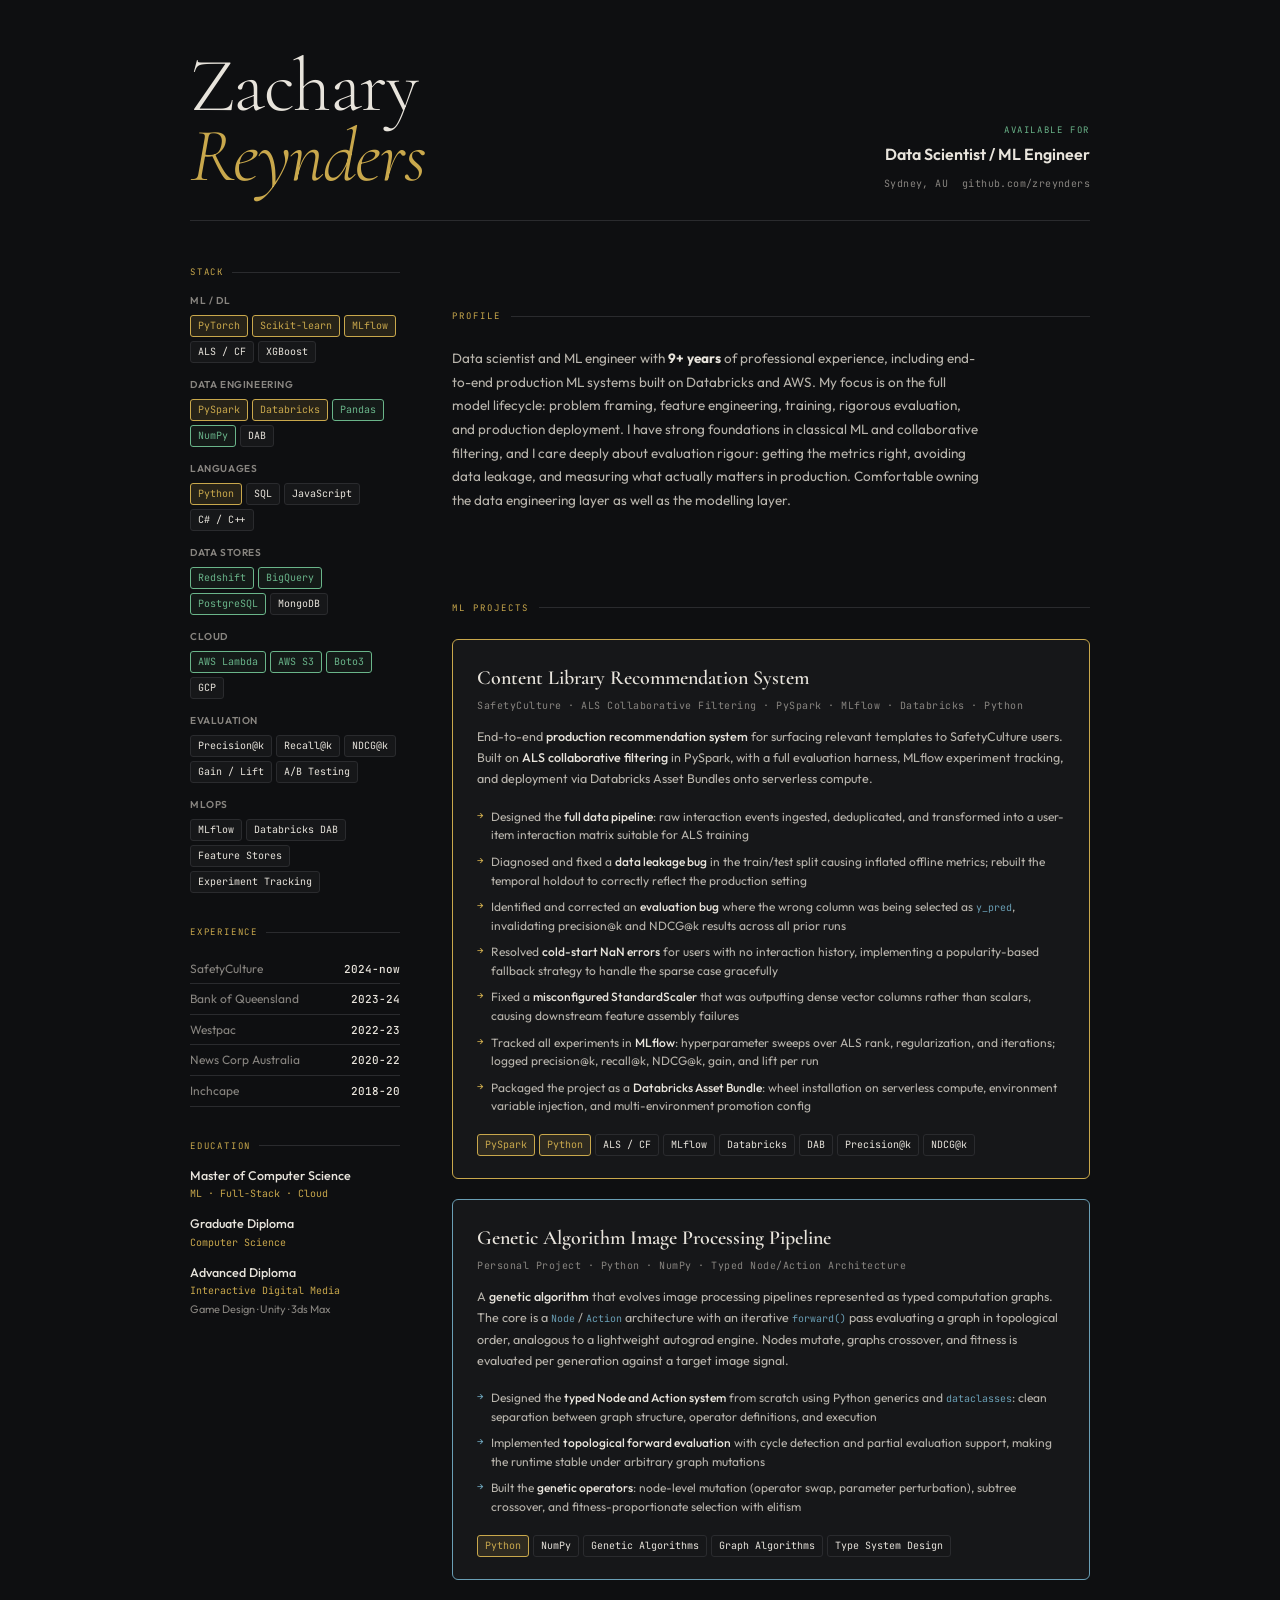
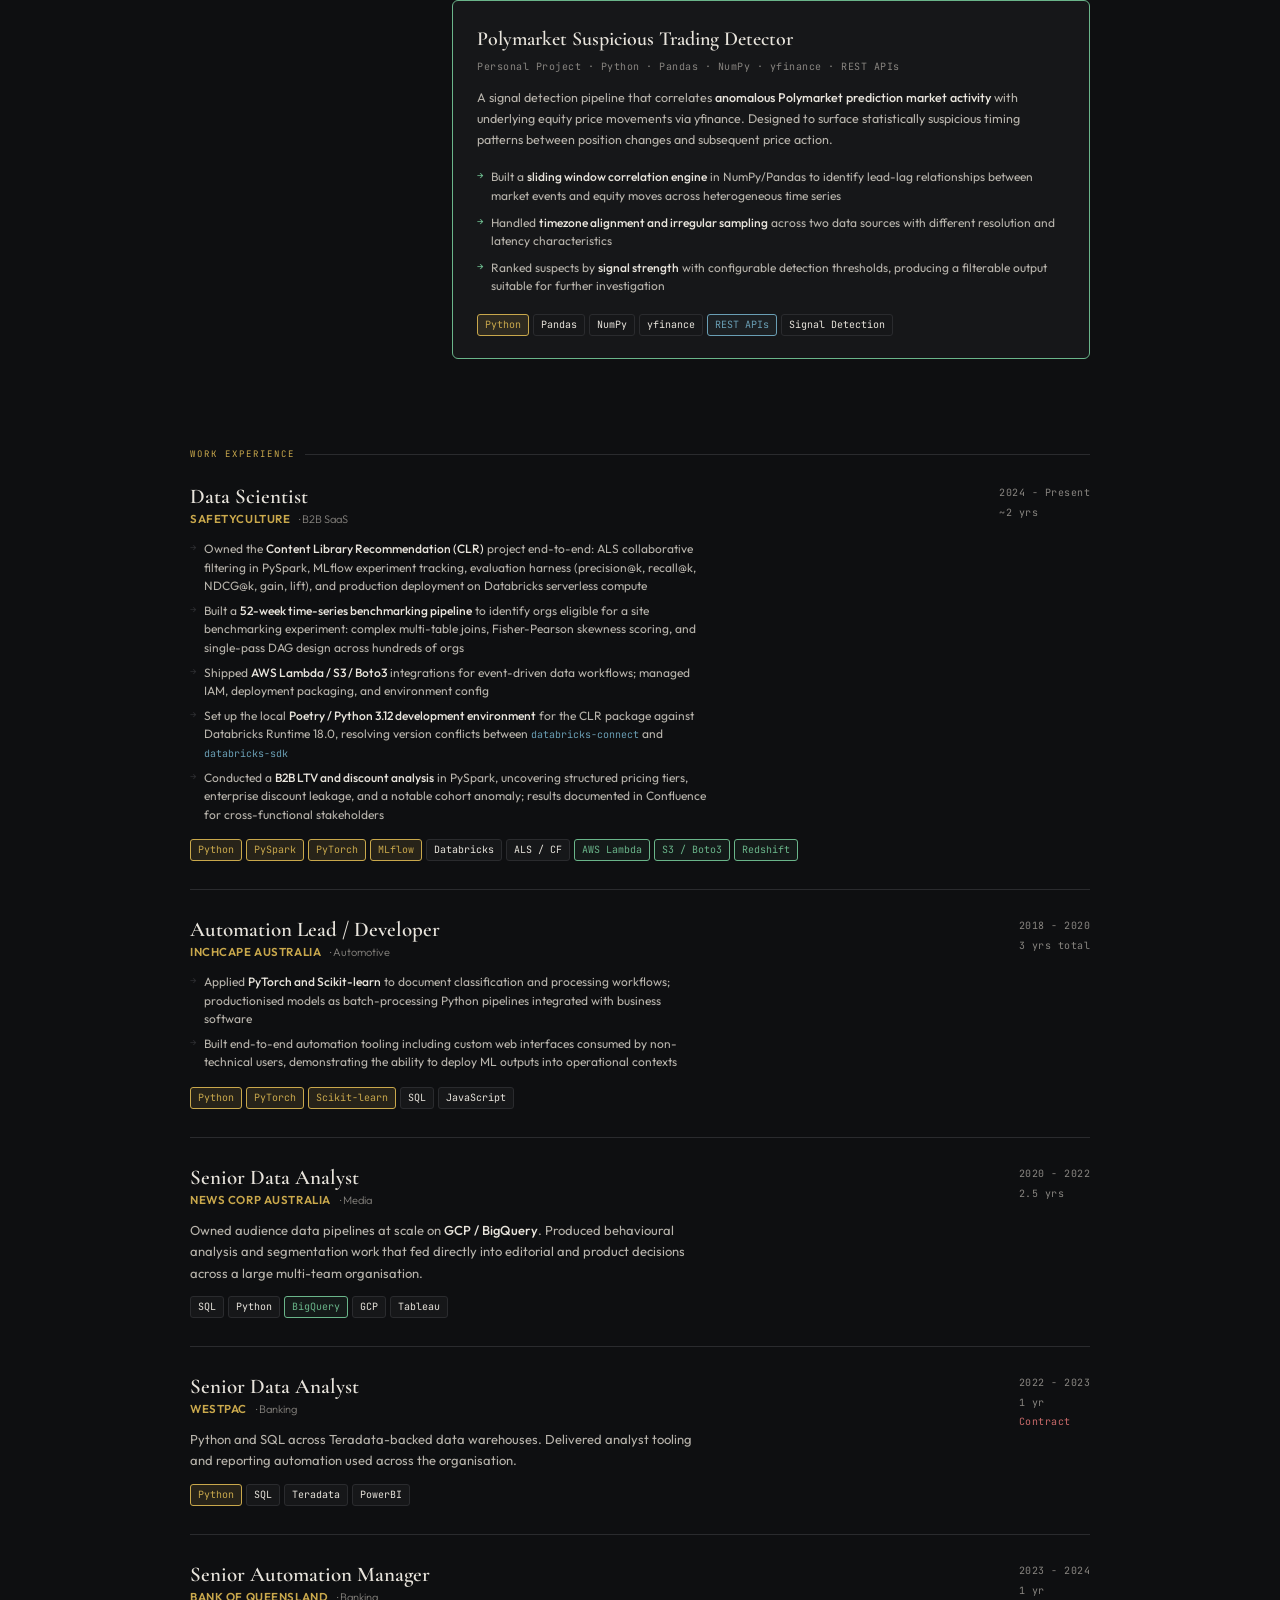
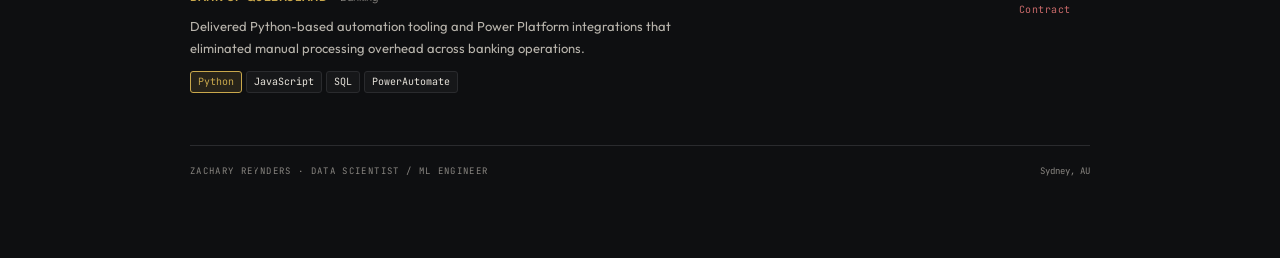
<file: html-cv/cv_datascience.html>
<!DOCTYPE html>
<html lang="en">
<head>
<meta charset="UTF-8">
<meta name="viewport" content="width=device-width, initial-scale=1.0">
<title>Zachary Reynders - Data Scientist / ML Engineer</title>
<link rel="preconnect" href="https://fonts.googleapis.com">
<link rel="preconnect" href="https://fonts.gstatic.com" crossorigin>
<link href="https://fonts.googleapis.com/css2?family=Cormorant+Garamond:ital,wght@0,300;0,400;0,600;1,300;1,400&family=JetBrains+Mono:wght@300;400;500&family=Outfit:wght@300;400;500;600&display=swap" rel="stylesheet">

<style>
  :root {
    --bg: #0e0f11;
    --surface: #161719;
    --border: #2a2b2e;
    --text: #e8e4dc;
    --muted: #888580;
    --accent: #c9a84c;
    --accent-dim: #c9a84c22;
    --accent2: #6a9fb5;
    --accent2-dim: #6a9fb511;
    --red: #c96a6a;
    --green: #6ab58a;
  }

  *, *::before, *::after { box-sizing: border-box; margin: 0; padding: 0; }

  html {
    background: var(--bg);
    color: var(--text);
    font-family: 'Outfit', sans-serif;
    font-size: 14px;
    line-height: 1.6;
    -webkit-print-color-adjust: exact;
    print-color-adjust: exact;
    -webkit-font-smoothing: antialiased;
  }

  a { color: var(--accent); text-decoration: none; }

  .page {
    max-width: 980px;
    margin: 0 auto;
    padding: 52px 40px 80px;
  }

  .header {
    display: grid;
    grid-template-columns: 1fr auto;
    align-items: end;
    border-bottom: 1px solid var(--border);
    padding-bottom: 28px;
    margin-bottom: 44px;
    gap: 24px;
    animation: fadeUp 0.6s ease both;
  }

  .name {
    font-family: 'Cormorant Garamond', serif;
    font-size: clamp(48px, 7vw, 76px);
    font-weight: 300;
    line-height: 0.92;
    letter-spacing: -0.02em;
  }

  .name em { color: var(--accent); font-style: italic; }

  .header-right { text-align: right; }

  .applying-to {
    font-family: 'JetBrains Mono', monospace;
    font-size: 9px;
    letter-spacing: 0.18em;
    text-transform: uppercase;
    color: var(--green);
    display: block;
    margin-bottom: 5px;
  }

  .target-role {
    font-size: 16px;
    font-weight: 600;
    color: var(--text);
    display: block;
  }

  .contact-row {
    display: flex;
    gap: 14px;
    margin-top: 8px;
    justify-content: flex-end;
    flex-wrap: wrap;
  }

  .contact-item {
    font-family: 'JetBrains Mono', monospace;
    font-size: 10px;
    color: var(--muted);
    letter-spacing: 0.04em;
  }

  .contact-item a { color: var(--muted); }
  .contact-item a:hover { color: var(--accent); }

  .body-grid {
    display: grid;
    grid-template-columns: 210px 1fr;
    gap: 52px;
    align-items: start;
  }

  .sidebar { animation: fadeUp 0.6s 0.1s ease both; }
  .sidebar-section { margin-bottom: 32px; }

  .sidebar-heading {
    font-family: 'JetBrains Mono', monospace;
    font-size: 9px;
    letter-spacing: 0.2em;
    text-transform: uppercase;
    color: var(--accent);
    display: flex;
    align-items: center;
    gap: 8px;
    margin-bottom: 14px;
  }

  .sidebar-heading::after { content: ''; flex: 1; height: 1px; background: var(--border); }

  .skill-group { margin-bottom: 14px; }

  .skill-group-label {
    font-size: 10px;
    font-weight: 600;
    letter-spacing: 0.06em;
    text-transform: uppercase;
    color: var(--muted);
    margin-bottom: 6px;
  }

  .skill-pills { display: flex; flex-wrap: wrap; gap: 4px; }

  .pill {
    font-family: 'JetBrains Mono', monospace;
    font-size: 10px;
    padding: 2px 7px;
    border-radius: 3px;
    background: var(--surface);
    border: 1px solid var(--border);
    color: var(--text);
    white-space: nowrap;
  }

  .pill.hot { border-color: var(--accent); color: var(--accent); background: var(--accent-dim); }
  .pill.blue { border-color: var(--accent2); color: var(--accent2); background: var(--accent2-dim); }
  .pill.green { border-color: var(--green); color: var(--green); background: #6ab58a11; }

  .sidebar-list { list-style: none; }

  .sidebar-list li {
    font-size: 12px;
    color: var(--muted);
    padding: 5px 0;
    border-bottom: 1px solid var(--border);
    display: flex;
    justify-content: space-between;
    align-items: baseline;
    gap: 8px;
  }

  .sidebar-list li .yrs {
    color: var(--text);
    font-weight: 500;
    font-size: 11px;
    font-family: 'JetBrains Mono', monospace;
    white-space: nowrap;
  }

  .edu-item { margin-bottom: 13px; }
  .edu-deg { font-size: 12.5px; font-weight: 500; color: var(--text); line-height: 1.4; }
  .edu-field { font-family: 'JetBrains Mono', monospace; font-size: 10px; color: var(--accent); margin-top: 2px; }
  .edu-uni { font-size: 11px; color: var(--muted); margin-top: 2px; }

  .main { animation: fadeUp 0.6s 0.15s ease both; }

  .section { margin-bottom: 44px; padding-top: 44px; page-break-inside: avoid; }

  .section-heading {
    font-family: 'JetBrains Mono', monospace;
    font-size: 9px;
    letter-spacing: 0.22em;
    text-transform: uppercase;
    color: var(--accent);
    display: flex;
    align-items: center;
    gap: 10px;
    margin-bottom: 24px;
  }

  .section-heading::after { content: ''; flex: 1; height: 1px; background: var(--border); }

  .featured-project {
    background: var(--surface);
    border: 1px solid var(--accent);
    border-radius: 6px;
    padding: 22px 24px;
    margin-bottom: 20px;
    position: relative;
    overflow: hidden;
    page-break-inside: avoid;
  }

  .featured-project.blue { border-color: var(--accent2); }
  .featured-project.green { border-color: var(--green); }

  .featured-project-title {
    font-family: 'Cormorant Garamond', serif;
    font-size: 20px;
    font-weight: 600;
    color: var(--text);
    margin-bottom: 4px;
  }

  .featured-project-sub {
    font-family: 'JetBrains Mono', monospace;
    font-size: 10px;
    color: var(--muted);
    letter-spacing: 0.05em;
    margin-bottom: 12px;
  }

  .featured-project-desc {
    font-size: 12.5px;
    color: #b8b4ac;
    line-height: 1.7;
    margin-bottom: 14px;
  }

  .featured-project-desc strong { color: var(--text); font-weight: 500; }

  .featured-bullets { list-style: none; margin-bottom: 14px; }

  .featured-bullets li {
    font-size: 12px;
    color: #b8b4ac;
    padding: 4px 0;
    padding-left: 14px;
    position: relative;
    line-height: 1.55;
  }

  .featured-bullets li::before {
    content: '\2192';
    position: absolute;
    left: 0;
    color: var(--accent);
    font-size: 10px;
  }

  .featured-bullets.blue li::before { color: var(--accent2); }
  .featured-bullets.green li::before { color: var(--green); }
  .featured-bullets strong { color: var(--text); font-weight: 500; }

  .entry {
    padding: 0 0 28px 0;
    border-bottom: 1px solid var(--border);
    margin-bottom: 28px;
    display: grid;
    grid-template-columns: 1fr auto;
    gap: 16px;
    page-break-inside: avoid;
  }

  .entry:last-child { border-bottom: none; margin-bottom: 0; padding-bottom: 0; }

  .entry-role {
    font-family: 'Cormorant Garamond', serif;
    font-size: 21px;
    font-weight: 600;
    line-height: 1.1;
    color: var(--text);
    margin-bottom: 2px;
  }

  .entry-company {
    font-size: 11.5px;
    font-weight: 600;
    letter-spacing: 0.05em;
    color: var(--accent);
    text-transform: uppercase;
  }

  .entry-company .sector {
    color: var(--muted);
    font-weight: 300;
    text-transform: none;
    letter-spacing: 0;
    font-size: 11px;
    margin-left: 6px;
  }

  .entry-duration {
    font-family: 'JetBrains Mono', monospace;
    font-size: 10px;
    color: var(--muted);
    letter-spacing: 0.05em;
    white-space: nowrap;
  }

  .entry-type {
    font-size: 10px;
    color: var(--red);
    margin-top: 3px;
    font-family: 'JetBrains Mono', monospace;
    letter-spacing: 0.05em;
  }

  .entry-desc {
    font-size: 13px;
    color: #b8b4ac;
    line-height: 1.65;
    margin: 10px 0 12px;
    max-width: 520px;
  }

  .entry-desc strong { color: var(--text); font-weight: 500; }

  .entry-bullets { list-style: none; margin: 8px 0 12px; max-width: 520px; }

  .entry-bullets li {
    font-size: 12px;
    color: #b8b4ac;
    padding: 3px 0;
    padding-left: 14px;
    position: relative;
    line-height: 1.55;
  }

  .entry-bullets li::before {
    content: '\2192';
    position: absolute;
    left: 0;
    color: var(--border);
    font-size: 10px;
  }

  .entry-bullets strong { color: var(--text); font-weight: 500; }
  .entry-tech { display: flex; flex-wrap: wrap; gap: 4px; margin-top: 10px; }

  code {
    font-family: 'JetBrains Mono', monospace;
    font-size: 10px;
    color: var(--accent2);
  }

  @keyframes fadeUp {
    from { opacity: 0; transform: translateY(14px); }
    to   { opacity: 1; transform: translateY(0); }
  }

  @media (max-width: 680px) {
    .body-grid { grid-template-columns: 1fr; }
    .header { grid-template-columns: 1fr; }
    .header-right { text-align: left; }
    .contact-row { justify-content: flex-start; }
  }

  @page {
    margin: 0 0 8mm 0;
    border-style: none;
    size: A3;
    @top-right {
      background-color: #2a2b2e;
    }
    @top-left {
      background-color: #2a2b2e;
    }
    @bottom-left {
      content: "Zachary Reynders · Data Scientist / ML Engineer";

      font-family:'JetBrains Mono';
      background-color: #2a2b2e;
      letter-spacing:0.15em;
      color:var(--text);
      padding-left: 1mm;
      font-size:9px;
    }
    @bottom-right {
      content: "Sydney, AU";

      font-family:'JetBrains Mono';
      background-color: #2a2b2e;
      letter-spacing:0.15em;
      color:var(--text);
      padding-right: 1mm;
      font-size:9px;
    }
  }

  @media print {
    html { font-size: 11px; }
    .page { padding: 32px; }
    .footer { height: 0; visibility: hidden; }
    .featured-bullets { height: 0; visibility: hidden; }
    @keyframes fadeUp { from { opacity:1; } to { opacity:1; } }
  }
</style>
</head>
<body>
<div class="page">

  <header class="header">
    <div>
      <h1 class="name">Zachary<br><em>Reynders</em></h1>
    </div>
    <div class="header-right">
      <span class="applying-to">Available for</span>
      <span class="target-role">Data Scientist / ML Engineer</span>
      <div class="contact-row">
        <span class="contact-item">Sydney, AU</span>
        <span class="contact-item"><a href="https://github.com/zreynders">github.com/zreynders</a></span>
      </div>
    </div>
  </header>

  <div class="body-grid">

    <aside class="sidebar">

      <div class="sidebar-section">
        <div class="sidebar-heading">Stack</div>

        <div class="skill-group">
          <div class="skill-group-label">ML / DL</div>
          <div class="skill-pills">
            <span class="pill hot">PyTorch</span>
            <span class="pill hot">Scikit-learn</span>
            <span class="pill hot">MLflow</span>
            <span class="pill">ALS / CF</span>
            <span class="pill">XGBoost</span>
          </div>
        </div>

        <div class="skill-group">
          <div class="skill-group-label">Data Engineering</div>
          <div class="skill-pills">
            <span class="pill hot">PySpark</span>
            <span class="pill hot">Databricks</span>
            <span class="pill green">Pandas</span>
            <span class="pill green">NumPy</span>
            <span class="pill">DAB</span>
          </div>
        </div>

        <div class="skill-group">
          <div class="skill-group-label">Languages</div>
          <div class="skill-pills">
            <span class="pill hot">Python</span>
            <span class="pill">SQL</span>
            <span class="pill">JavaScript</span>
            <span class="pill">C# / C++</span>
          </div>
        </div>

        <div class="skill-group">
          <div class="skill-group-label">Data Stores</div>
          <div class="skill-pills">
            <span class="pill green">Redshift</span>
            <span class="pill green">BigQuery</span>
            <span class="pill green">PostgreSQL</span>
            <span class="pill">MongoDB</span>
          </div>
        </div>

        <div class="skill-group">
          <div class="skill-group-label">Cloud</div>
          <div class="skill-pills">
            <span class="pill green">AWS Lambda</span>
            <span class="pill green">AWS S3</span>
            <span class="pill green">Boto3</span>
            <span class="pill">GCP</span>
          </div>
        </div>

        <div class="skill-group">
          <div class="skill-group-label">Evaluation</div>
          <div class="skill-pills">
            <span class="pill">Precision@k</span>
            <span class="pill">Recall@k</span>
            <span class="pill">NDCG@k</span>
            <span class="pill">Gain / Lift</span>
            <span class="pill">A/B Testing</span>
          </div>
        </div>

        <div class="skill-group">
          <div class="skill-group-label">MLOps</div>
          <div class="skill-pills">
            <span class="pill">MLflow</span>
            <span class="pill">Databricks DAB</span>
            <span class="pill">Feature Stores</span>
            <span class="pill">Experiment Tracking</span>
          </div>
        </div>
      </div>

      <div class="sidebar-section">
        <div class="sidebar-heading">Experience</div>
        <ul class="sidebar-list">
          <li>SafetyCulture <span class="yrs">2024-now</span></li>
          <li>Bank of Queensland <span class="yrs">2023-24</span></li>
          <li>Westpac <span class="yrs">2022-23</span></li>
          <li>News Corp Australia <span class="yrs">2020-22</span></li>
          <li>Inchcape <span class="yrs">2018-20</span></li>
        </ul>
      </div>

      <div class="sidebar-section">
        <div class="sidebar-heading">Education</div>

        <div class="edu-item">
          <div class="edu-deg">Master of Computer Science</div>
          <div class="edu-field">ML · Full-Stack · Cloud</div>
        </div>

        <div class="edu-item">
          <div class="edu-deg">Graduate Diploma</div>
          <div class="edu-field">Computer Science</div>
        </div>

        <div class="edu-item">
          <div class="edu-deg">Advanced Diploma</div>
          <div class="edu-field">Interactive Digital Media</div>
          <div class="edu-uni">Game Design · Unity · 3ds Max</div>
        </div>
      </div>

    </aside>

    <main class="main">

      <section class="section">
        <div class="section-heading">Profile</div>
        <p style="font-size:13.5px; color:#b8b4ac; line-height:1.75; max-width:530px;">
          Data scientist and ML engineer with <strong style="color:var(--text)">9+ years</strong> of professional experience, including end-to-end production ML systems built on Databricks and AWS. My focus is on the full model lifecycle: problem framing, feature engineering, training, rigorous evaluation, and production deployment. I have strong foundations in classical ML and collaborative filtering, and I care deeply about evaluation rigour: getting the metrics right, avoiding data leakage, and measuring what actually matters in production. Comfortable owning the data engineering layer as well as the modelling layer.
        </p>
      </section>

      <section class="section">
        <div class="section-heading">ML Projects</div>

        <!-- CLR Recommendation System -->
        <div class="featured-project">
          <div class="featured-project-title">Content Library Recommendation System</div>
          <div class="featured-project-sub">SafetyCulture · ALS Collaborative Filtering · PySpark · MLflow · Databricks · Python</div>
          <div class="featured-project-desc">
            End-to-end <strong>production recommendation system</strong> for surfacing relevant templates to SafetyCulture users. Built on <strong>ALS collaborative filtering</strong> in PySpark, with a full evaluation harness, MLflow experiment tracking, and deployment via Databricks Asset Bundles onto serverless compute.
          </div>
          <ul class="featured-bullets">
            <li>Designed the <strong>full data pipeline</strong>: raw interaction events ingested, deduplicated, and transformed into a user-item interaction matrix suitable for ALS training</li>
            <li>Diagnosed and fixed a <strong>data leakage bug</strong> in the train/test split causing inflated offline metrics; rebuilt the temporal holdout to correctly reflect the production setting</li>
            <li>Identified and corrected an <strong>evaluation bug</strong> where the wrong column was being selected as <code>y_pred</code>, invalidating precision@k and NDCG@k results across all prior runs</li>
            <li>Resolved <strong>cold-start NaN errors</strong> for users with no interaction history, implementing a popularity-based fallback strategy to handle the sparse case gracefully</li>
            <li>Fixed a <strong>misconfigured StandardScaler</strong> that was outputting dense vector columns rather than scalars, causing downstream feature assembly failures</li>
            <li>Tracked all experiments in <strong>MLflow</strong>: hyperparameter sweeps over ALS rank, regularization, and iterations; logged precision@k, recall@k, NDCG@k, gain, and lift per run</li>
            <li>Packaged the project as a <strong>Databricks Asset Bundle</strong>: wheel installation on serverless compute, environment variable injection, and multi-environment promotion config</li>
          </ul>
          <div class="skill-pills">
            <span class="pill hot">PySpark</span><span class="pill hot">Python</span><span class="pill">ALS / CF</span><span class="pill">MLflow</span><span class="pill">Databricks</span><span class="pill">DAB</span><span class="pill">Precision@k</span><span class="pill">NDCG@k</span>
          </div>
        </div>

        <!-- Genetic algorithm -->
        <div class="featured-project blue">
          <div class="featured-project-title">Genetic Algorithm Image Processing Pipeline</div>
          <div class="featured-project-sub">Personal Project · Python · NumPy · Typed Node/Action Architecture</div>
          <div class="featured-project-desc">
            A <strong>genetic algorithm</strong> that evolves image processing pipelines represented as typed computation graphs. The core is a <code>Node</code> / <code>Action</code> architecture with an iterative <code>forward()</code> pass evaluating a graph in topological order, analogous to a lightweight autograd engine. Nodes mutate, graphs crossover, and fitness is evaluated per generation against a target image signal.
          </div>
          <ul class="featured-bullets blue">
            <li>Designed the <strong>typed Node and Action system</strong> from scratch using Python generics and <code>dataclasses</code>: clean separation between graph structure, operator definitions, and execution</li>
            <li>Implemented <strong>topological forward evaluation</strong> with cycle detection and partial evaluation support, making the runtime stable under arbitrary graph mutations</li>
            <li>Built the <strong>genetic operators</strong>: node-level mutation (operator swap, parameter perturbation), subtree crossover, and fitness-proportionate selection with elitism</li>
          </ul>
          <div class="skill-pills">
            <span class="pill hot">Python</span><span class="pill">NumPy</span><span class="pill">Genetic Algorithms</span><span class="pill">Graph Algorithms</span><span class="pill">Type System Design</span>
          </div>
        </div>

        <!-- Polymarket -->
        <div class="featured-project green" style="margin-bottom:0">
          <div class="featured-project-title">Polymarket Suspicious Trading Detector</div>
          <div class="featured-project-sub">Personal Project · Python · Pandas · NumPy · yfinance · REST APIs</div>
          <div class="featured-project-desc">
            A signal detection pipeline that correlates <strong>anomalous Polymarket prediction market activity</strong> with underlying equity price movements via yfinance. Designed to surface statistically suspicious timing patterns between position changes and subsequent price action.
          </div>
          <ul class="featured-bullets green">
            <li>Built a <strong>sliding window correlation engine</strong> in NumPy/Pandas to identify lead-lag relationships between market events and equity moves across heterogeneous time series</li>
            <li>Handled <strong>timezone alignment and irregular sampling</strong> across two data sources with different resolution and latency characteristics</li>
            <li>Ranked suspects by <strong>signal strength</strong> with configurable detection thresholds, producing a filterable output suitable for further investigation</li>
          </ul>
          <div class="skill-pills">
            <span class="pill hot">Python</span><span class="pill">Pandas</span><span class="pill">NumPy</span><span class="pill">yfinance</span><span class="pill blue">REST APIs</span><span class="pill">Signal Detection</span>
          </div>
        </div>

      </section>
    </main>
  </div>

  <section class="section">
    <div class="section-heading">Work Experience</div>

    <!-- SafetyCulture -->
    <div class="entry">
      <div class="entry-left">
        <div class="entry-role">Data Scientist</div>
        <div class="entry-company">SafetyCulture <span class="sector">· B2B SaaS</span></div>
        <ul class="entry-bullets">
          <li>Owned the <strong>Content Library Recommendation (CLR)</strong> project end-to-end: ALS collaborative filtering in PySpark, MLflow experiment tracking, evaluation harness (precision@k, recall@k, NDCG@k, gain, lift), and production deployment on Databricks serverless compute</li>
          <li>Built a <strong>52-week time-series benchmarking pipeline</strong> to identify orgs eligible for a site benchmarking experiment: complex multi-table joins, Fisher-Pearson skewness scoring, and single-pass DAG design across hundreds of orgs</li>
          <li>Shipped <strong>AWS Lambda / S3 / Boto3</strong> integrations for event-driven data workflows; managed IAM, deployment packaging, and environment config</li>
          <li>Set up the local <strong>Poetry / Python 3.12 development environment</strong> for the CLR package against Databricks Runtime 18.0, resolving version conflicts between <code>databricks-connect</code> and <code>databricks-sdk</code></li>
          <li>Conducted a <strong>B2B LTV and discount analysis</strong> in PySpark, uncovering structured pricing tiers, enterprise discount leakage, and a notable cohort anomaly; results documented in Confluence for cross-functional stakeholders</li>
        </ul>
        <div class="entry-tech">
          <span class="pill hot">Python</span><span class="pill hot">PySpark</span><span class="pill hot">PyTorch</span><span class="pill hot">MLflow</span><span class="pill">Databricks</span><span class="pill">ALS / CF</span><span class="pill green">AWS Lambda</span><span class="pill green">S3 / Boto3</span><span class="pill green">Redshift</span>
        </div>
      </div>
      <div class="entry-right">
        <div class="entry-duration">2024 - Present</div>
        <div class="entry-duration" style="margin-top:4px">~2 yrs</div>
      </div>
    </div>

    <!-- Inchcape -->
    <div class="entry">
      <div class="entry-left">
        <div class="entry-role">Automation Lead / Developer</div>
        <div class="entry-company">Inchcape Australia <span class="sector">· Automotive</span></div>
        <ul class="entry-bullets">
          <li>Applied <strong>PyTorch and Scikit-learn</strong> to document classification and processing workflows; productionised models as batch-processing Python pipelines integrated with business software</li>
          <li>Built end-to-end automation tooling including custom web interfaces consumed by non-technical users, demonstrating the ability to deploy ML outputs into operational contexts</li>
        </ul>
        <div class="entry-tech">
          <span class="pill hot">Python</span><span class="pill hot">PyTorch</span><span class="pill hot">Scikit-learn</span><span class="pill">SQL</span><span class="pill">JavaScript</span>
        </div>
      </div>
      <div class="entry-right">
        <div class="entry-duration">2018 - 2020</div>
        <div class="entry-duration" style="margin-top:4px">3 yrs total</div>
      </div>
    </div>

    <!-- News Corp -->
    <div class="entry">
      <div class="entry-left">
        <div class="entry-role">Senior Data Analyst</div>
        <div class="entry-company">News Corp Australia <span class="sector">· Media</span></div>
        <div class="entry-desc">
          Owned audience data pipelines at scale on <strong>GCP / BigQuery</strong>. Produced behavioural analysis and segmentation work that fed directly into editorial and product decisions across a large multi-team organisation.
        </div>
        <div class="entry-tech">
          <span class="pill">SQL</span><span class="pill">Python</span><span class="pill green">BigQuery</span><span class="pill">GCP</span><span class="pill">Tableau</span>
        </div>
      </div>
      <div class="entry-right">
        <div class="entry-duration">2020 - 2022</div>
        <div class="entry-duration" style="margin-top:4px">2.5 yrs</div>
      </div>
    </div>

    <!-- Westpac -->
    <div class="entry">
      <div class="entry-left">
        <div class="entry-role">Senior Data Analyst</div>
        <div class="entry-company">Westpac <span class="sector">· Banking</span></div>
        <div class="entry-desc">
          Python and SQL across Teradata-backed data warehouses. Delivered analyst tooling and reporting automation used across the organisation.
        </div>
        <div class="entry-tech">
          <span class="pill hot">Python</span><span class="pill">SQL</span><span class="pill">Teradata</span><span class="pill">PowerBI</span>
        </div>
      </div>
      <div class="entry-right">
        <div class="entry-duration">2022 - 2023</div>
        <div class="entry-duration" style="margin-top:4px">1 yr</div>
        <div class="entry-type">Contract</div>
      </div>
    </div>

    <!-- BOQ -->
    <div class="entry">
      <div class="entry-left">
        <div class="entry-role">Senior Automation Manager</div>
        <div class="entry-company">Bank of Queensland <span class="sector">· Banking</span></div>
        <div class="entry-desc">
          Delivered Python-based automation tooling and Power Platform integrations that eliminated manual processing overhead across banking operations.
        </div>
        <div class="entry-tech">
          <span class="pill hot">Python</span><span class="pill">JavaScript</span><span class="pill">SQL</span><span class="pill">PowerAutomate</span>
        </div>
      </div>
      <div class="entry-right">
        <div class="entry-duration">2023 - 2024</div>
        <div class="entry-duration" style="margin-top:4px">1 yr</div>
        <div class="entry-type">Contract</div>
      </div>
    </div>

  </section>
  <div class="footer" style="border-top:1px solid var(--border); margin-top:52px; padding-top:18px; display:flex; justify-content:space-between; align-items:center;">
    <span style="font-family:'JetBrains Mono',monospace; font-size:9px; letter-spacing:0.15em; color:var(--muted); text-transform:uppercase;">Zachary Reynders · Data Scientist / ML Engineer</span>
    <span style="font-family:'JetBrains Mono',monospace; font-size:9px; color:var(--muted);">Sydney, AU</span>
  </div>
</div>
</body>
</html>
</file>
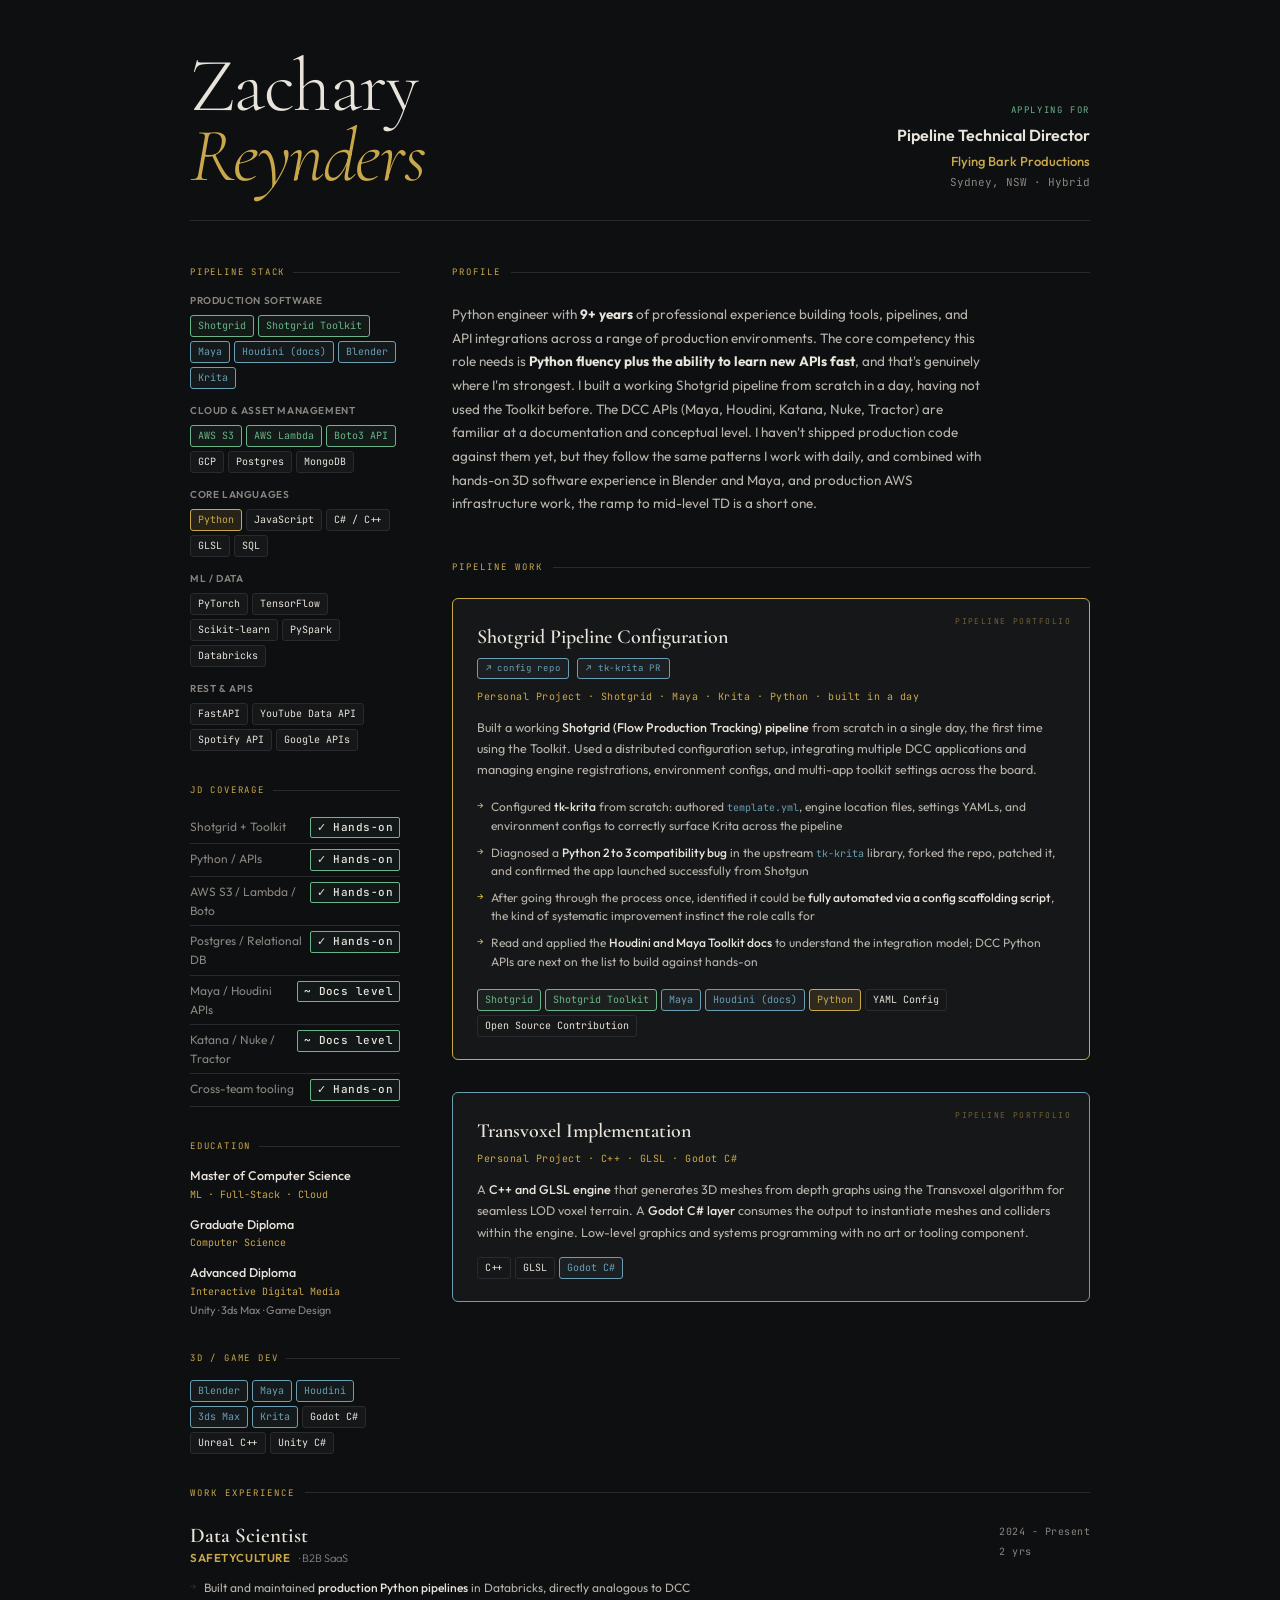
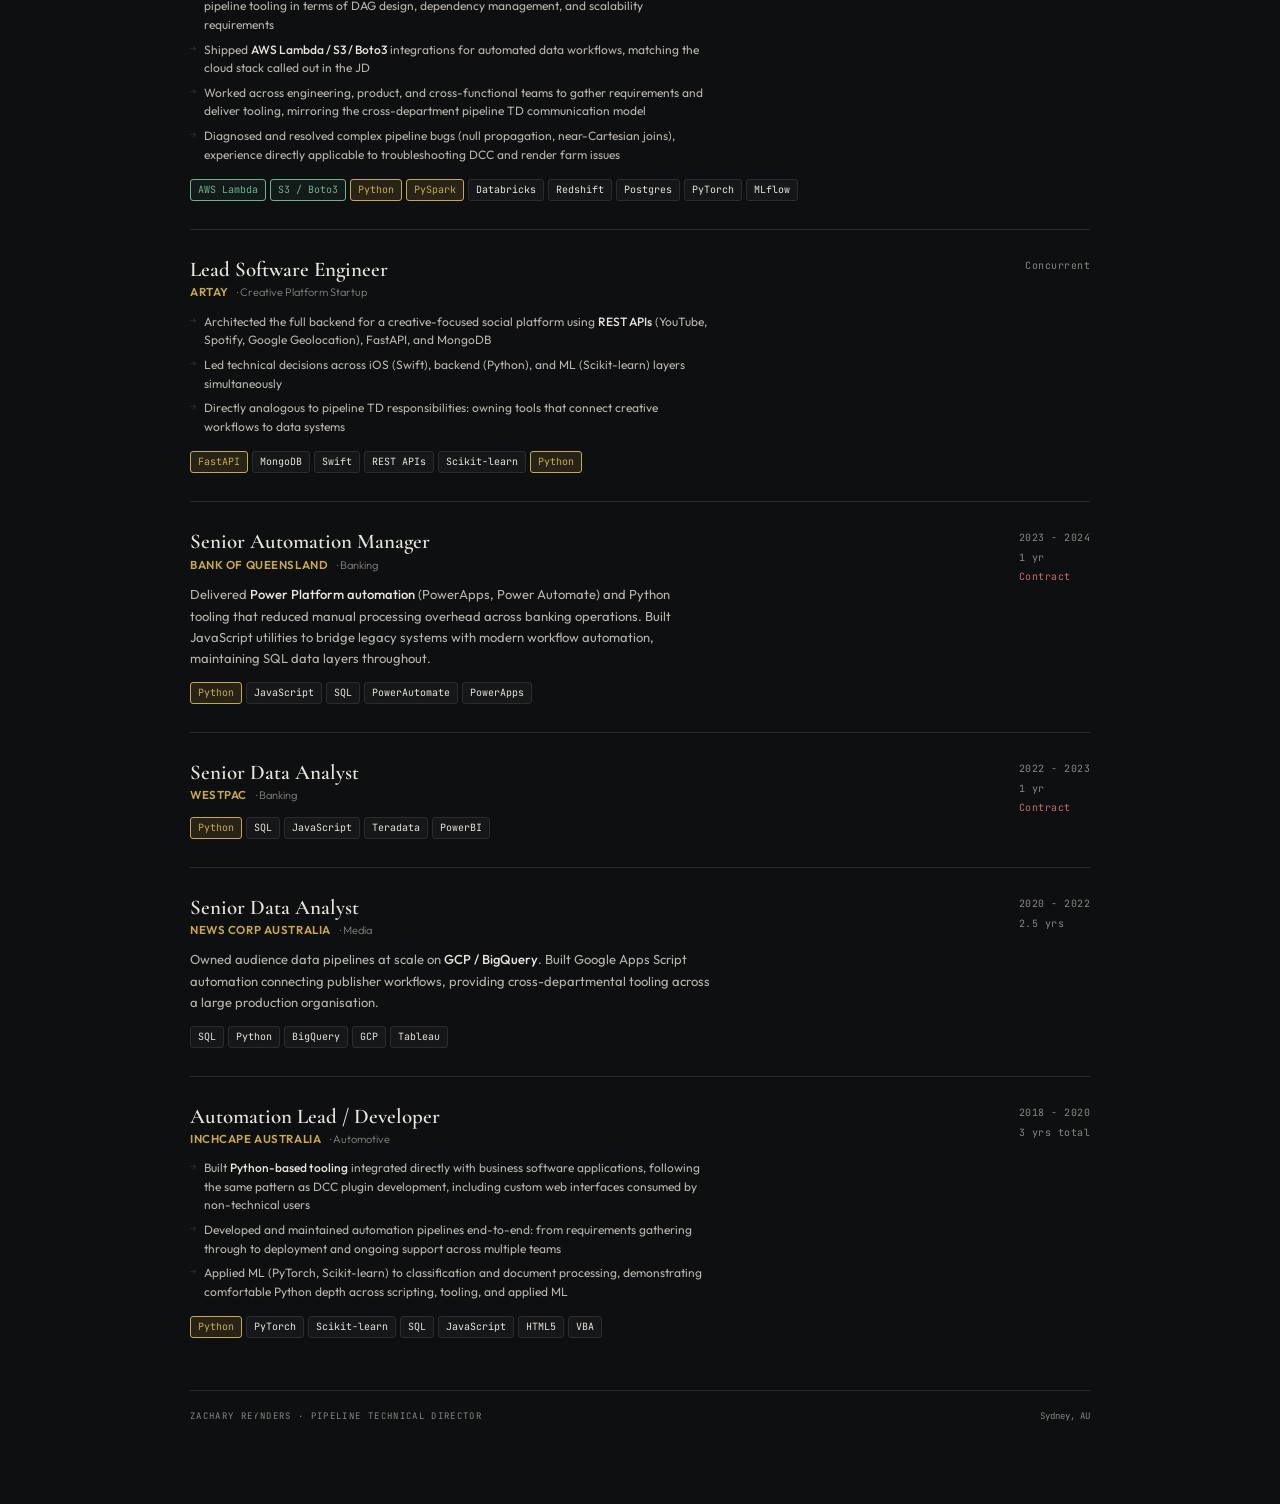
<file: html-cv/cv_flyingbark.html>
<!DOCTYPE html>
<html lang="en">
<head>
<meta charset="UTF-8">
<meta name="viewport" content="width=device-width, initial-scale=1.0">
<title>Zachary Reynders - Pipeline Technical Director</title>
<link rel="preconnect" href="https://fonts.googleapis.com">
<link rel="preconnect" href="https://fonts.gstatic.com" crossorigin>
<link href="https://fonts.googleapis.com/css2?family=Cormorant+Garamond:ital,wght@0,300;0,400;0,600;1,300;1,400&family=JetBrains+Mono:wght@300;400;500&family=Outfit:wght@300;400;500;600&display=swap" rel="stylesheet">

<style>
  :root {
    --bg: #0e0f11;
    --surface: #161719;
    --border: #2a2b2e;
    --text: #e8e4dc;
    --muted: #888580;
    --accent: #c9a84c;
    --accent-dim: #c9a84c22;
    --accent2: #6a9fb5;
    --accent2-dim: #6a9fb511;
    --red: #c96a6a;
    --green: #6ab58a;
  }

  *, *::before, *::after { box-sizing: border-box; margin: 0; padding: 0; }

  html {
    background: var(--bg);
    color: var(--text);
    font-family: 'Outfit', sans-serif;
    font-size: 14px;
    line-height: 1.6;
    -webkit-print-color-adjust: exact;
    print-color-adjust: exact;
    -webkit-font-smoothing: antialiased;
  }

  a { color: var(--accent); text-decoration: none; }

  .page {
    max-width: 980px;
    margin: 0 auto;
    padding: 52px 40px 80px;
  }

  .header {
    display: grid;
    grid-template-columns: 1fr auto;
    align-items: end;
    border-bottom: 1px solid var(--border);
    padding-bottom: 28px;
    margin-bottom: 44px;
    gap: 24px;
    animation: fadeUp 0.6s ease both;
  }

  .name {
    font-family: 'Cormorant Garamond', serif;
    font-size: clamp(48px, 7vw, 76px);
    font-weight: 300;
    line-height: 0.92;
    letter-spacing: -0.02em;
  }

  .name em { color: var(--accent); font-style: italic; }

  .header-right { text-align: right; }

  .applying-to {
    font-family: 'JetBrains Mono', monospace;
    font-size: 9px;
    letter-spacing: 0.18em;
    text-transform: uppercase;
    color: var(--green);
    display: block;
    margin-bottom: 5px;
  }

  .target-role {
    font-size: 16px;
    font-weight: 600;
    color: var(--text);
    display: block;
  }

  .target-company {
    font-size: 13px;
    color: var(--accent);
    display: block;
    margin-top: 3px;
    font-weight: 500;
  }

  .target-loc {
    font-size: 11px;
    color: var(--muted);
    display: block;
    margin-top: 2px;
    font-family: 'JetBrains Mono', monospace;
  }

  .body-grid {
    display: grid;
    grid-template-columns: 210px 1fr;
    gap: 52px;
    align-items: start;
  }

  .sidebar { animation: fadeUp 0.6s 0.1s ease both; }

  .sidebar-section { margin-bottom: 32px; }

  .sidebar-heading {
    font-family: 'JetBrains Mono', monospace;
    font-size: 9px;
    letter-spacing: 0.2em;
    text-transform: uppercase;
    color: var(--accent);
    display: flex;
    align-items: center;
    gap: 8px;
    margin-bottom: 14px;
  }

  .sidebar-heading::after {
    content: ''; flex: 1; height: 1px; background: var(--border);
  }

  .skill-group { margin-bottom: 14px; }

  .skill-group-label {
    font-size: 10px;
    font-weight: 600;
    letter-spacing: 0.06em;
    text-transform: uppercase;
    color: var(--muted);
    margin-bottom: 6px;
  }

  .skill-pills { display: flex; flex-wrap: wrap; gap: 4px; }

  .pill {
    font-family: 'JetBrains Mono', monospace;
    font-size: 10px;
    padding: 2px 7px;
    border-radius: 3px;
    background: var(--surface);
    border: 1px solid var(--border);
    color: var(--text);
    white-space: nowrap;
  }

  .pill.hot {
    border-color: var(--accent);
    color: var(--accent);
    background: var(--accent-dim);
  }

  .pill.blue {
    border-color: var(--accent2);
    color: var(--accent2);
    background: var(--accent2-dim);
  }

  .pill.green {
    border-color: var(--green);
    color: var(--green);
    background: #6ab58a11;
  }

  .match-tag {
    display: inline-flex;
    align-items: center;
    gap: 4px;
    font-family: 'JetBrains Mono', monospace;
    font-size: 9px;
    padding: 1px 6px;
    border-radius: 2px;
    border: 1px solid var(--green);
    color: var(--green);
    background: #6ab58a0d;
    white-space: nowrap;
    letter-spacing: 0.04em;
  }

  .sidebar-list { list-style: none; }

  .sidebar-list li {
    font-size: 12px;
    color: var(--muted);
    padding: 5px 0;
    border-bottom: 1px solid var(--border);
    display: flex;
    justify-content: space-between;
    align-items: baseline;
  }

  .sidebar-list li span { color: var(--text); font-weight: 500; font-size: 11px; }

  .edu-item { margin-bottom: 13px; }
  .edu-deg { font-size: 12.5px; font-weight: 500; color: var(--text); line-height: 1.4; }
  .edu-field { font-family: 'JetBrains Mono', monospace; font-size: 10px; color: var(--accent); margin-top: 2px; }
  .edu-uni { font-size: 11px; color: var(--muted); margin-top: 2px; }

  .main { animation: fadeUp 0.6s 0.15s ease both; }

  .section {
    margin-bottom: 44px;
    page-break-inside: avoid;
  }

  .section-heading {
    font-family: 'JetBrains Mono', monospace;
    font-size: 9px;
    letter-spacing: 0.22em;
    text-transform: uppercase;
    color: var(--accent);
    display: flex;
    align-items: center;
    gap: 10px;
    margin-bottom: 24px;
  }

  .section-heading::after { content: ''; flex: 1; height: 1px; background: var(--border); }

  .featured-project {
    background: var(--surface);
    border: 1px solid var(--accent);
    border-radius: 6px;
    padding: 22px 24px;
    margin-bottom: 32px;
    position: relative;
    overflow: hidden;
    page-break-inside: avoid;
  }

  .featured-project::before {
    content: 'PIPELINE PORTFOLIO';
    position: absolute;
    top: 16px;
    right: 18px;
    font-family: 'JetBrains Mono', monospace;
    font-size: 8px;
    letter-spacing: 0.18em;
    color: var(--accent);
    opacity: 0.5;
  }

  .featured-project-title {
    font-family: 'Cormorant Garamond', serif;
    font-size: 20px;
    font-weight: 600;
    color: var(--text);
    margin-bottom: 4px;
  }

  .featured-project-sub {
    font-family: 'JetBrains Mono', monospace;
    font-size: 10px;
    color: var(--accent);
    letter-spacing: 0.05em;
    margin-bottom: 12px;
  }

  .featured-project-desc {
    font-size: 12.5px;
    color: #b8b4ac;
    line-height: 1.7;
    margin-bottom: 14px;
  }

  .featured-project-desc strong { color: var(--text); font-weight: 500; }

  .featured-bullets {
    list-style: none;
    margin-bottom: 14px;
  }

  .featured-bullets li {
    font-size: 12px;
    color: #b8b4ac;
    padding: 4px 0;
    padding-left: 14px;
    position: relative;
    line-height: 1.55;
  }

  .featured-bullets li::before {
    content: 'to';
    position: absolute;
    left: 0;
    color: var(--accent);
    font-size: 10px;
    content: '\2192';
  }

  .featured-bullets strong { color: var(--text); font-weight: 500; }

  .entry {
    padding: 0 0 28px 0;
    border-bottom: 1px solid var(--border);
    margin-bottom: 28px;
    display: grid;
    grid-template-columns: 1fr auto;
    gap: 16px;
    page-break-inside: avoid;
  }

  .entry:last-child { border-bottom: none; margin-bottom: 0; padding-bottom: 0; }

  .entry-role {
    font-family: 'Cormorant Garamond', serif;
    font-size: 21px;
    font-weight: 600;
    line-height: 1.1;
    color: var(--text);
    margin-bottom: 2px;
  }

  .entry-company {
    font-size: 11.5px;
    font-weight: 600;
    letter-spacing: 0.05em;
    color: var(--accent);
    text-transform: uppercase;
  }

  .entry-company .sector {
    color: var(--muted);
    font-weight: 300;
    text-transform: none;
    letter-spacing: 0;
    font-size: 11px;
    margin-left: 6px;
  }

  .entry-duration {
    font-family: 'JetBrains Mono', monospace;
    font-size: 10px;
    color: var(--muted);
    letter-spacing: 0.05em;
    white-space: nowrap;
  }

  .entry-type {
    font-size: 10px;
    color: var(--red);
    margin-top: 3px;
    font-family: 'JetBrains Mono', monospace;
    letter-spacing: 0.05em;
  }

  .entry-desc {
    font-size: 13px;
    color: #b8b4ac;
    line-height: 1.65;
    margin: 10px 0 12px;
    max-width: 520px;
  }

  .entry-desc strong { color: var(--text); font-weight: 500; }

  .entry-bullets { list-style: none; margin: 8px 0 12px; max-width: 520px; }

  .entry-bullets li {
    font-size: 12px;
    color: #b8b4ac;
    padding: 3px 0;
    padding-left: 14px;
    position: relative;
    line-height: 1.55;
  }

  .entry-bullets li::before {
    content: '\2192';
    position: absolute;
    left: 0;
    color: var(--border);
    font-size: 10px;
  }

  .entry-bullets strong { color: var(--text); font-weight: 500; }

  .entry-tech { display: flex; flex-wrap: wrap; gap: 4px; margin-top: 10px; }

  @keyframes fadeUp {
    from { opacity: 0; transform: translateY(14px); }
    to   { opacity: 1; transform: translateY(0); }
  }

  @media (max-width: 680px) {
    .body-grid { grid-template-columns: 1fr; }
    .header { grid-template-columns: 1fr; }
    .header-right { text-align: left; }
  }

  @media print {
    html { font-size: 11px; }
    .page { padding: 32px; }
    @keyframes fadeUp { from { opacity:1; } to { opacity:1; } }
  }
</style>
</head>
<body>
<div class="page">

  <header class="header">
    <div>
      <h1 class="name">Zachary<br><em>Reynders</em></h1>
    </div>
    <div class="header-right">
      <span class="applying-to">Applying for</span>
      <span class="target-role">Pipeline Technical Director</span>
      <span class="target-company">Flying Bark Productions</span>
      <span class="target-loc">Sydney, NSW · Hybrid</span>
    </div>
  </header>

  <div class="body-grid">

    <aside class="sidebar">

      <div class="sidebar-section">
        <div class="sidebar-heading">Pipeline Stack</div>

        <div class="skill-group">
          <div class="skill-group-label">Production Software</div>
          <div class="skill-pills">
            <span class="pill green">Shotgrid</span>
            <span class="pill green">Shotgrid Toolkit</span>
            <span class="pill blue">Maya</span>
            <span class="pill blue">Houdini (docs)</span>
            <span class="pill blue">Blender</span>
            <span class="pill blue">Krita</span>
          </div>
        </div>

        <div class="skill-group">
          <div class="skill-group-label">Cloud &amp; Asset Management</div>
          <div class="skill-pills">
            <span class="pill green">AWS S3</span>
            <span class="pill green">AWS Lambda</span>
            <span class="pill green">Boto3 API</span>
            <span class="pill">GCP</span>
            <span class="pill">Postgres</span>
            <span class="pill">MongoDB</span>
          </div>
        </div>

        <div class="skill-group">
          <div class="skill-group-label">Core Languages</div>
          <div class="skill-pills">
            <span class="pill hot">Python</span>
            <span class="pill">JavaScript</span>
            <span class="pill">C# / C++</span>
            <span class="pill">GLSL</span>
            <span class="pill">SQL</span>
          </div>
        </div>

        <div class="skill-group">
          <div class="skill-group-label">ML / Data</div>
          <div class="skill-pills">
            <span class="pill">PyTorch</span>
            <span class="pill">TensorFlow</span>
            <span class="pill">Scikit-learn</span>
            <span class="pill">PySpark</span>
            <span class="pill">Databricks</span>
          </div>
        </div>

        <div class="skill-group">
          <div class="skill-group-label">REST &amp; APIs</div>
          <div class="skill-pills">
            <span class="pill">FastAPI</span>
            <span class="pill">YouTube Data API</span>
            <span class="pill">Spotify API</span>
            <span class="pill">Google APIs</span>
          </div>
        </div>
      </div>

      <div class="sidebar-section">
        <div class="sidebar-heading">JD Coverage</div>
        <ul class="sidebar-list">
          <li>Shotgrid + Toolkit <span class="match-tag">&#10003; Hands-on</span></li>
          <li>Python / APIs <span class="match-tag">&#10003; Hands-on</span></li>
          <li>AWS S3 / Lambda / Boto <span class="match-tag">&#10003; Hands-on</span></li>
          <li>Postgres / Relational DB <span class="match-tag">&#10003; Hands-on</span></li>
          <li>Maya / Houdini APIs <span class="match-tag">~ Docs level</span></li>
          <li>Katana / Nuke / Tractor <span class="match-tag">~ Docs level</span></li>
          <li>Cross-team tooling <span class="match-tag">&#10003; Hands-on</span></li>
        </ul>
      </div>

      <div class="sidebar-section">
        <div class="sidebar-heading">Education</div>

        <div class="edu-item">
          <div class="edu-deg">Master of Computer Science</div>
          <div class="edu-field">ML · Full-Stack · Cloud</div>
        </div>

        <div class="edu-item">
          <div class="edu-deg">Graduate Diploma</div>
          <div class="edu-field">Computer Science</div>
        </div>

        <div class="edu-item">
          <div class="edu-deg">Advanced Diploma</div>
          <div class="edu-field">Interactive Digital Media</div>
          <div class="edu-uni">Unity · 3ds Max · Game Design</div>
        </div>
      </div>

      <div class="sidebar-section">
        <div class="sidebar-heading">3D / Game Dev</div>
        <div class="skill-pills">
          <span class="pill blue">Blender</span>
          <span class="pill blue">Maya</span>
          <span class="pill blue">Houdini</span>
          <span class="pill blue">3ds Max</span>
          <span class="pill blue">Krita</span>
          <span class="pill">Godot C#</span>
          <span class="pill">Unreal C++</span>
          <span class="pill">Unity C#</span>
        </div>
      </div>

    </aside>

    <main class="main">

      <section class="section">
        <div class="section-heading">Profile</div>
        <p style="font-size:13.5px; color:#b8b4ac; line-height:1.75; max-width:530px;">
          Python engineer with <strong style="color:var(--text)">9+ years</strong> of professional experience building tools, pipelines, and API integrations across a range of production environments. The core competency this role needs is <strong style="color:var(--text)">Python fluency plus the ability to learn new APIs fast</strong>, and that's genuinely where I'm strongest. I built a working Shotgrid pipeline from scratch in a day, having not used the Toolkit before. The DCC APIs (Maya, Houdini, Katana, Nuke, Tractor) are familiar at a documentation and conceptual level. I haven't shipped production code against them yet, but they follow the same patterns I work with daily, and combined with hands-on 3D software experience in Blender and Maya, and production AWS infrastructure work, the ramp to mid-level TD is a short one.
        </p>
      </section>

      <section class="section">
        <div class="section-heading">Pipeline Work</div>

        <div class="featured-project">
          <div class="featured-project-title">Shotgrid Pipeline Configuration</div>
          <div style="display:flex; gap:8px; margin-top:5px; margin-bottom:10px;">
            <a href="https://github.com/zreynders/ZReynders-Portfolio/tree/main/animation-pipeline/shotgrid-custom-configuration" style="font-family:'JetBrains Mono',monospace; font-size:9px; letter-spacing:0.08em; padding:2px 8px; border-radius:3px; border:1px solid var(--accent2); color:var(--accent2); background:var(--accent2-dim); text-decoration:none;">&#8599; config repo</a>
            <a href="https://github.com/diegogarciahuerta/tk-krita/pull/5" style="font-family:'JetBrains Mono',monospace; font-size:9px; letter-spacing:0.08em; padding:2px 8px; border-radius:3px; border:1px solid var(--accent2); color:var(--accent2); background:var(--accent2-dim); text-decoration:none;">&#8599; tk-krita PR</a>
          </div>
          <div class="featured-project-sub">Personal Project · Shotgrid · Maya · Krita · Python · built in a day</div>
          <div class="featured-project-desc">
            Built a working <strong>Shotgrid (Flow Production Tracking) pipeline</strong> from scratch in a single day, the first time using the Toolkit. Used a distributed configuration setup, integrating multiple DCC applications and managing engine registrations, environment configs, and multi-app toolkit settings across the board.
          </div>
          <ul class="featured-bullets">
            <li>Configured <strong>tk-krita</strong> from scratch: authored <code style="font-family:'JetBrains Mono',monospace;font-size:10px;color:var(--accent2)">template.yml</code>, engine location files, settings YAMLs, and environment configs to correctly surface Krita across the pipeline</li>
            <li>Diagnosed a <strong>Python 2 to 3 compatibility bug</strong> in the upstream <code style="font-family:'JetBrains Mono',monospace;font-size:10px;color:var(--accent2)">tk-krita</code> library, forked the repo, patched it, and confirmed the app launched successfully from Shotgun</li>
            <li>After going through the process once, identified it could be <strong>fully automated via a config scaffolding script</strong>, the kind of systematic improvement instinct the role calls for</li>
            <li>Read and applied the <strong>Houdini and Maya Toolkit docs</strong> to understand the integration model; DCC Python APIs are next on the list to build against hands-on</li>
          </ul>
          <div class="skill-pills">
            <span class="pill green">Shotgrid</span><span class="pill green">Shotgrid Toolkit</span><span class="pill blue">Maya</span><span class="pill blue">Houdini (docs)</span><span class="pill hot">Python</span><span class="pill">YAML Config</span><span class="pill">Open Source Contribution</span>
          </div>
        </div>

        <div class="featured-project" style="border-color: var(--accent2); margin-bottom:0;">
          <div class="featured-project-title">Transvoxel Implementation</div>
          <div class="featured-project-sub">Personal Project · C++ · GLSL · Godot C#</div>
          <div class="featured-project-desc">
            A <strong>C++ and GLSL engine</strong> that generates 3D meshes from depth graphs using the Transvoxel algorithm for seamless LOD voxel terrain. A <strong>Godot C# layer</strong> consumes the output to instantiate meshes and colliders within the engine. Low-level graphics and systems programming with no art or tooling component.
          </div>
          <div class="skill-pills">
            <span class="pill">C++</span><span class="pill">GLSL</span><span class="pill blue">Godot C#</span>
          </div>
        </div>

      </section>
    </main>
  </div>

  <section class="section">
    <div class="section-heading">Work Experience</div>

    <!-- SafetyCulture -->
    <div class="entry">
      <div class="entry-left">
        <div class="entry-role">Data Scientist</div>
        <div class="entry-company">SafetyCulture <span class="sector">· B2B SaaS</span></div>
        <ul class="entry-bullets">
          <li>Built and maintained <strong>production Python pipelines</strong> in Databricks, directly analogous to DCC pipeline tooling in terms of DAG design, dependency management, and scalability requirements</li>
          <li>Shipped <strong>AWS Lambda / S3 / Boto3</strong> integrations for automated data workflows, matching the cloud stack called out in the JD</li>
          <li>Worked across engineering, product, and cross-functional teams to gather requirements and deliver tooling, mirroring the cross-department pipeline TD communication model</li>
          <li>Diagnosed and resolved complex pipeline bugs (null propagation, near-Cartesian joins), experience directly applicable to troubleshooting DCC and render farm issues</li>
        </ul>
        <div class="entry-tech">
          <span class="pill green">AWS Lambda</span><span class="pill green">S3 / Boto3</span><span class="pill hot">Python</span><span class="pill hot">PySpark</span><span class="pill">Databricks</span><span class="pill">Redshift</span><span class="pill">Postgres</span><span class="pill">PyTorch</span><span class="pill">MLflow</span>
        </div>
      </div>
      <div class="entry-right">
        <div class="entry-duration">2024 - Present</div>
        <div class="entry-duration" style="margin-top:4px">2 yrs</div>
      </div>
    </div>

    <!-- Artay -->
    <div class="entry">
      <div class="entry-left">
        <div class="entry-role">Lead Software Engineer</div>
        <div class="entry-company">Artay <span class="sector">· Creative Platform Startup</span></div>
        <ul class="entry-bullets">
          <li>Architected the full backend for a creative-focused social platform using <strong>REST APIs</strong> (YouTube, Spotify, Google Geolocation), FastAPI, and MongoDB</li>
          <li>Led technical decisions across iOS (Swift), backend (Python), and ML (Scikit-learn) layers simultaneously</li>
          <li>Directly analogous to pipeline TD responsibilities: owning tools that connect creative workflows to data systems</li>
        </ul>
        <div class="entry-tech">
          <span class="pill hot">FastAPI</span><span class="pill">MongoDB</span><span class="pill">Swift</span><span class="pill">REST APIs</span><span class="pill">Scikit-learn</span><span class="pill hot">Python</span>
        </div>
      </div>
      <div class="entry-right">
        <div class="entry-duration">Concurrent</div>
      </div>
    </div>

    <!-- BOQ -->
    <div class="entry">
      <div class="entry-left">
        <div class="entry-role">Senior Automation Manager</div>
        <div class="entry-company">Bank of Queensland <span class="sector">· Banking</span></div>
        <div class="entry-desc">
          Delivered <strong>Power Platform automation</strong> (PowerApps, Power Automate) and Python tooling that reduced manual processing overhead across banking operations. Built JavaScript utilities to bridge legacy systems with modern workflow automation, maintaining SQL data layers throughout.
        </div>
        <div class="entry-tech">
          <span class="pill hot">Python</span><span class="pill">JavaScript</span><span class="pill">SQL</span><span class="pill">PowerAutomate</span><span class="pill">PowerApps</span>
        </div>
      </div>
      <div class="entry-right">
        <div class="entry-duration">2023 - 2024</div>
        <div class="entry-duration" style="margin-top:4px">1 yr</div>
        <div class="entry-type">Contract</div>
      </div>
    </div>

    <!-- Westpac -->
    <div class="entry">
      <div class="entry-left">
        <div class="entry-role">Senior Data Analyst</div>
        <div class="entry-company">Westpac <span class="sector">· Banking</span></div>
        <div class="entry-desc">
        </div>
        <div class="entry-tech">
          <span class="pill hot">Python</span><span class="pill">SQL</span><span class="pill">JavaScript</span><span class="pill">Teradata</span><span class="pill">PowerBI</span>
        </div>
      </div>
      <div class="entry-right">
        <div class="entry-duration">2022 - 2023</div>
        <div class="entry-duration" style="margin-top:4px">1 yr</div>
        <div class="entry-type">Contract</div>
      </div>
    </div>

    <!-- News Corp -->
    <div class="entry">
      <div class="entry-left">
        <div class="entry-role">Senior Data Analyst</div>
        <div class="entry-company">News Corp Australia <span class="sector">· Media</span></div>
        <div class="entry-desc">
          Owned audience data pipelines at scale on <strong>GCP / BigQuery</strong>. Built Google Apps Script automation connecting publisher workflows, providing cross-departmental tooling across a large production organisation.
        </div>
        <div class="entry-tech">
          <span class="pill">SQL</span><span class="pill">Python</span><span class="pill">BigQuery</span><span class="pill">GCP</span><span class="pill">Tableau</span>
        </div>
      </div>
      <div class="entry-right">
        <div class="entry-duration">2020 - 2022</div>
        <div class="entry-duration" style="margin-top:4px">2.5 yrs</div>
      </div>
    </div>

    <!-- Inchcape -->
    <div class="entry">
      <div class="entry-left">
        <div class="entry-role">Automation Lead / Developer</div>
        <div class="entry-company">Inchcape Australia <span class="sector">· Automotive</span></div>
        <ul class="entry-bullets">
          <li>Built <strong>Python-based tooling</strong> integrated directly with business software applications, following the same pattern as DCC plugin development, including custom web interfaces consumed by non-technical users</li>
          <li>Developed and maintained automation pipelines end-to-end: from requirements gathering through to deployment and ongoing support across multiple teams</li>
          <li>Applied ML (PyTorch, Scikit-learn) to classification and document processing, demonstrating comfortable Python depth across scripting, tooling, and applied ML</li>
        </ul>
        <div class="entry-tech">
          <span class="pill hot">Python</span><span class="pill">PyTorch</span><span class="pill">Scikit-learn</span><span class="pill">SQL</span><span class="pill">JavaScript</span><span class="pill">HTML5</span><span class="pill">VBA</span>
        </div>
      </div>
      <div class="entry-right">
        <div class="entry-duration">2018 - 2020</div>
        <div class="entry-duration" style="margin-top:4px">3 yrs total</div>
      </div>
    </div>

  </section>

  <div style="border-top:1px solid var(--border); margin-top:52px; padding-top:18px; display:flex; justify-content:space-between; align-items:center;">
    <span style="font-family:'JetBrains Mono',monospace; font-size:9px; letter-spacing:0.15em; color:var(--muted); text-transform:uppercase;">Zachary Reynders · Pipeline Technical Director</span>
    <span style="font-family:'JetBrains Mono',monospace; font-size:9px; color:var(--muted);">Sydney, AU</span>
  </div>

</div>
</body>
</html>
</file>
<file: styles.css>
body {
    margin: 0;
    padding: 0;
    background-color: black;
    font-family: Arial, sans-serif;
}

h1 {
    font-size: 4vw;
}

.content {
    color: #444444;
    position: relative;
    width: 100vw;
    margin-bottom:50px;
    margin-top:50px;
    display: flex;
    align-items: center;
    justify-content: center;
    text-align: center;
    z-index: 1; /* Ensure content is above background */
    flex-direction: column; /* Added to align content vertically */
}

.inner-content {
    background-color: rgba(255, 255, 255, 0.7);
    backdrop-filter: blur(5px);
    border-radius: 30px;
    width: 75vw;
    height: 75vh;
    min-width: 400px;
    height: fit-content;
}

canvas {
    position: fixed;
    top: 0;
    left: 0;
    z-index: 0; /* Ensure canvas is behind content */
}

.gallery {
    display: flex;
    flex-wrap: wrap;
    justify-content: center;
    align-items: flex-start;
}

.card {
    width: 20vw; /* Initially, spread across the container */
    height: 20vh;
    background-color: #ddd;
    margin: 10px;
    flex-direction: column; /* Stack children vertically */
    justify-content: center;
    align-items: center;
    cursor: pointer;
    /*transition: all 0.3s ease; /* Transition all properties */
    border-radius: 10px; /* Add rounded corners */
    display: flex;
    justify-content: center; /* Horizontally center the content */
    align-items: center; /* Vertically center the content */
}

.card h5 {
    font-size: 100%;
}

.card.expanded {
    width: 60vw; /* When expanded, make it smaller */
    height: fit-content;
    z-index: 1;
    position: relative;
    order: -1; /* Set order to move expanded card to the top */
    border-radius: 20px; /* Add rounded corners */
    display: flex;
    justify-content: center; /* Horizontally center the content */
    align-items: center; /* Vertically center the content */
}

.card.expanded h5 {
    font-size: 120%;
    margin-bottom:0;
}

.card-text {
    display: none; /* Hide by default */
    padding-left: 10%;
    padding-right: 10%;
    font-size: 100%;
}

.card.expanded .card-text {
    display: block; /* Show when parent card is expanded */
}

.profilepic {
    width: 35%;
    height: width;
    border-radius: 50%; /* Add rounded corners */
    border-style: solid;
    border-color: #AAA;
}

.work-history {
    display: flex;
    flex-direction: column;
    align-items: center;
}

.work-entry {
    margin-bottom: 20px;
    padding: 15px;
    background-color: #ddd;
    border-radius: 8px;
    width: 70%;
}

.work-entry h2 {
    margin-top: 0;
}

.work-entry p {
    margin: 5px 0;
}
</file>
